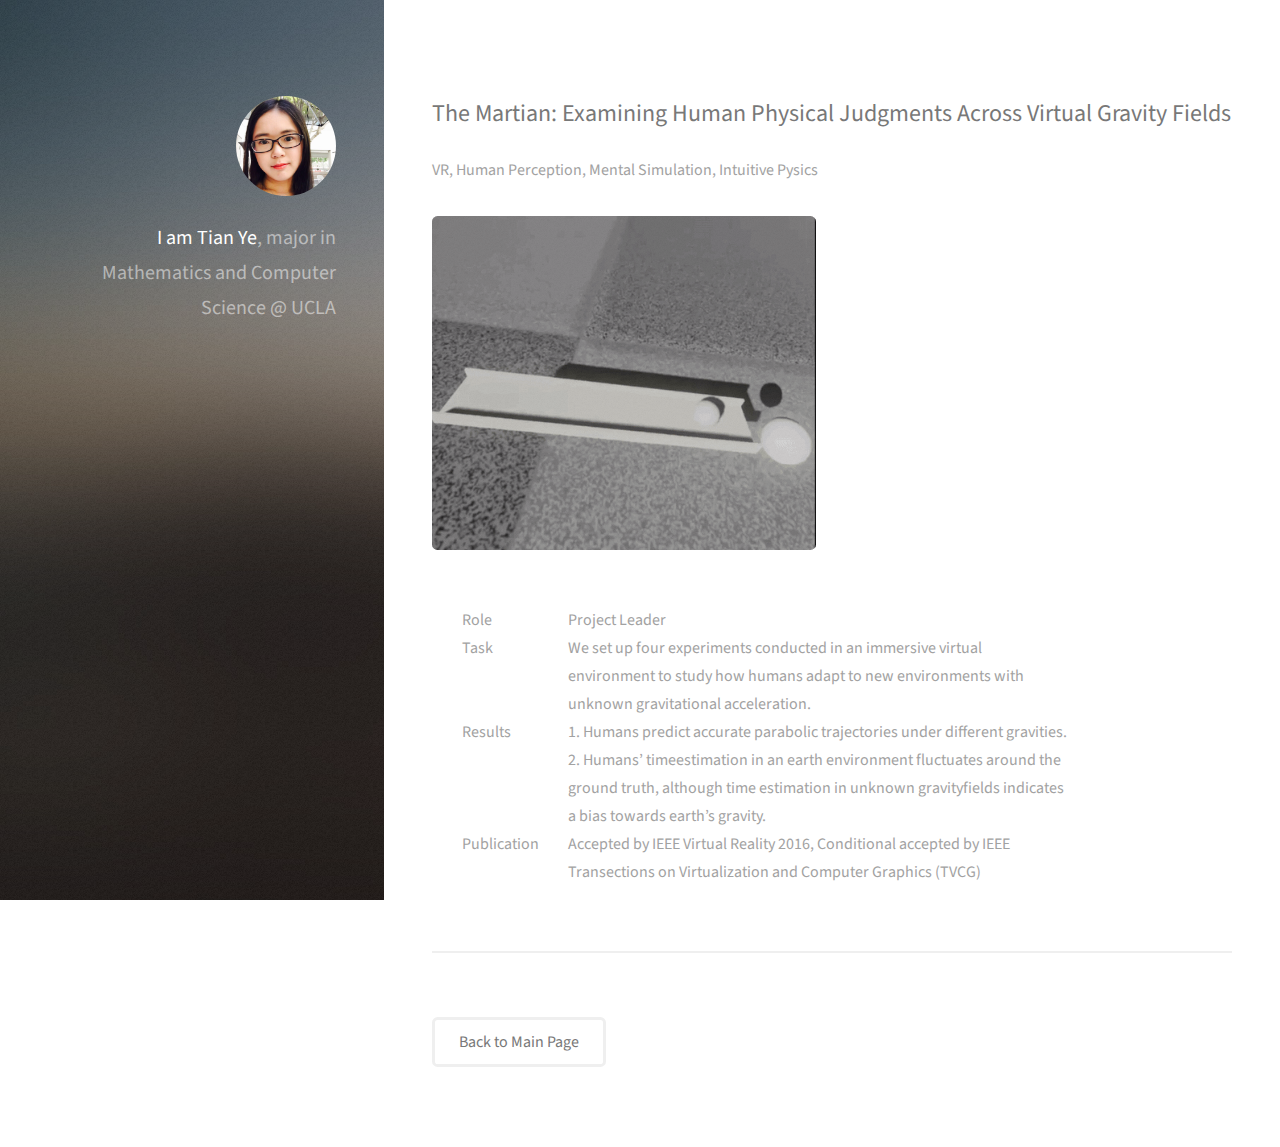
<file: gravity.html>
<!DOCTYPE HTML>
<!--
	Strata by HTML5 UP
	html5up.net | @ajlkn
	Free for personal and commercial use under the CCA 3.0 license (html5up.net/license)
-->
<html>
	<head>
		<title>Tian Ye</title>
		<meta charset="utf-8" />
		<meta name="viewport" content="width=device-width, initial-scale=1" />
		<!--[if lte IE 8]><script src="assets/js/ie/html5shiv.js"></script><![endif]-->
		<link rel="stylesheet" href="assets/css/main.css" />
		<link rel="stylesheet" href="assets/css/bootstrap.css" />
		<!--[if lte IE 8]><link rel="stylesheet" href="assets/css/ie8.css" /><![endif]-->
	</head>
	<body id="top">

		<!-- Header -->
			<header id="header">
				<div class="inner">
					<a href="#" class="image avatar"><img src="images/selfie.jpg" alt="" /></a>
					<h1><strong>I am Tian Ye</strong>, <br /> 
					major in Mathematics and Computer Science<br />
					@ UCLA</h1>
				</div>
			</header>

		<!-- Main -->
			<div id="main">

				<!-- Two -->
					<section id="two">
						<h2>The Martian: Examining Human Physical Judgments Across Virtual Gravity Fields</h2>
						<p>VR, Human Perception, Mental Simulation, Intuitive Pysics</p>
						<div class="row">
							<article class="6u 12u$(xsmall) work-item">
								<a href="images/gravity16tvcg.gif" class="image fit thumb"><img src="images/gravity16tvcg.gif" alt="" /></a>
								<!-- <h4>The Martian: Examining Human Physical Judgments Across Virtual Gravity Fields</h4> -->
							</article>
							<article>

								<div class="col-md-10">
									<!-- Role -->
								    <div class="col-md-2">
								    	Role
								    </div>
								    <div class="col-md-10">
								    	Project Leader
								    </div>
									
								    <div class="col-md-2">
								    	Task
								    </div>
								    <div class="col-md-10">
								    	We set up four experiments conducted in an immersive virtual environment to study how humans adapt to new environments with unknown gravitational acceleration.
								    </div>
								    <div class="col-md-2">
								    	Results
								    </div>
								    <div class="col-md-10">
										1. Humans predict accurate parabolic trajectories under different gravities.
										
								    </div>
								     <div class="col-md-2">
								    	
								    </div>
								    <div class="col-md-10">
										
										2. Humans’ timeestimation in an earth environment fluctuates around the ground truth, although time estimation in unknown gravityfields indicates a bias towards earth’s gravity.
								    </div>
								    <div class="col-md-2">
								    	Publication
								    </div>
								    <div class="col-md-10">
								    	Accepted by IEEE Virtual Reality 2016, Conditional accepted by IEEE Transections on Virtualization and Computer Graphics (TVCG)
								    </div>
								    <div class="col-md-2">
								    	
								    </div>
								    <div class="col-md-10">
								    	
								    </div>
								</div>
								<div class="col-md-2">
								</div>
							</article>
							
						</div>
						
					</section>
					<section id="two">
						<ul class="actions">
							<li><a href="index.html" class="button">Back to Main Page</a></li>
						</ul>
						
					</section>

					



		<!-- Footer -->
			<footer id="footer">
				<div class="inner">
					<!-- <ul class="icons">
						<li><a href="#" class="icon fa-twitter"><span class="label">Twitter</span></a></li>
						<li><a href="#" class="icon fa-github"><span class="label">Github</span></a></li>
						<li><a href="#" class="icon fa-dribbble"><span class="label">Dribbble</span></a></li>
						<li><a href="#" class="icon fa-envelope-o"><span class="label">Email</span></a></li>
					</ul>
					<ul class="copyright">
						<li>&copy; Untitled</li><li>Design: <a href="http://html5up.net">HTML5 UP</a></li>
					</ul> -->
				</div>
			</footer>

		<!-- Scripts -->
			<script src="assets/js/jquery.min.js"></script>
			<script src="assets/js/jquery.poptrox.min.js"></script>
			<script src="assets/js/skel.min.js"></script>
			<script src="assets/js/util.js"></script>
			<!--[if lte IE 8]><script src="assets/js/ie/respond.min.js"></script><![endif]-->
			<script src="assets/js/main.js"></script>

	</body>
</html>
</file>
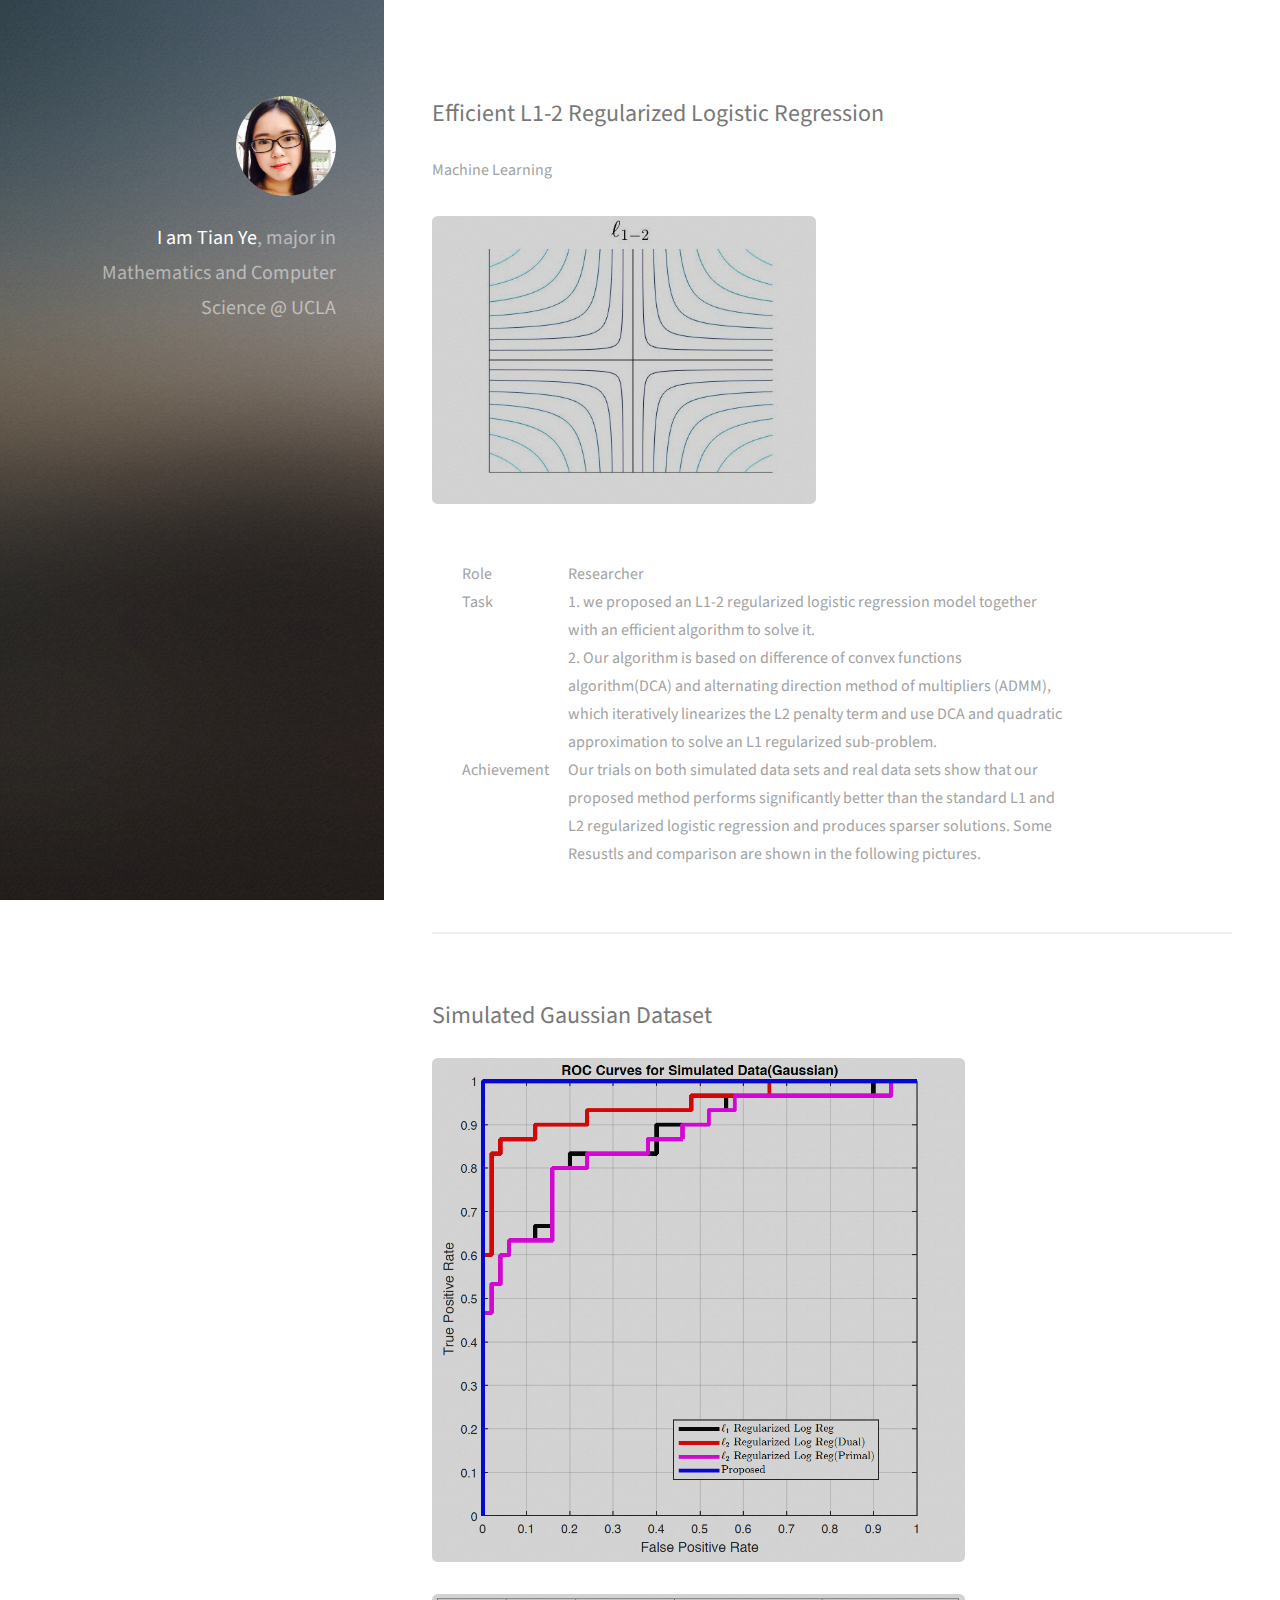
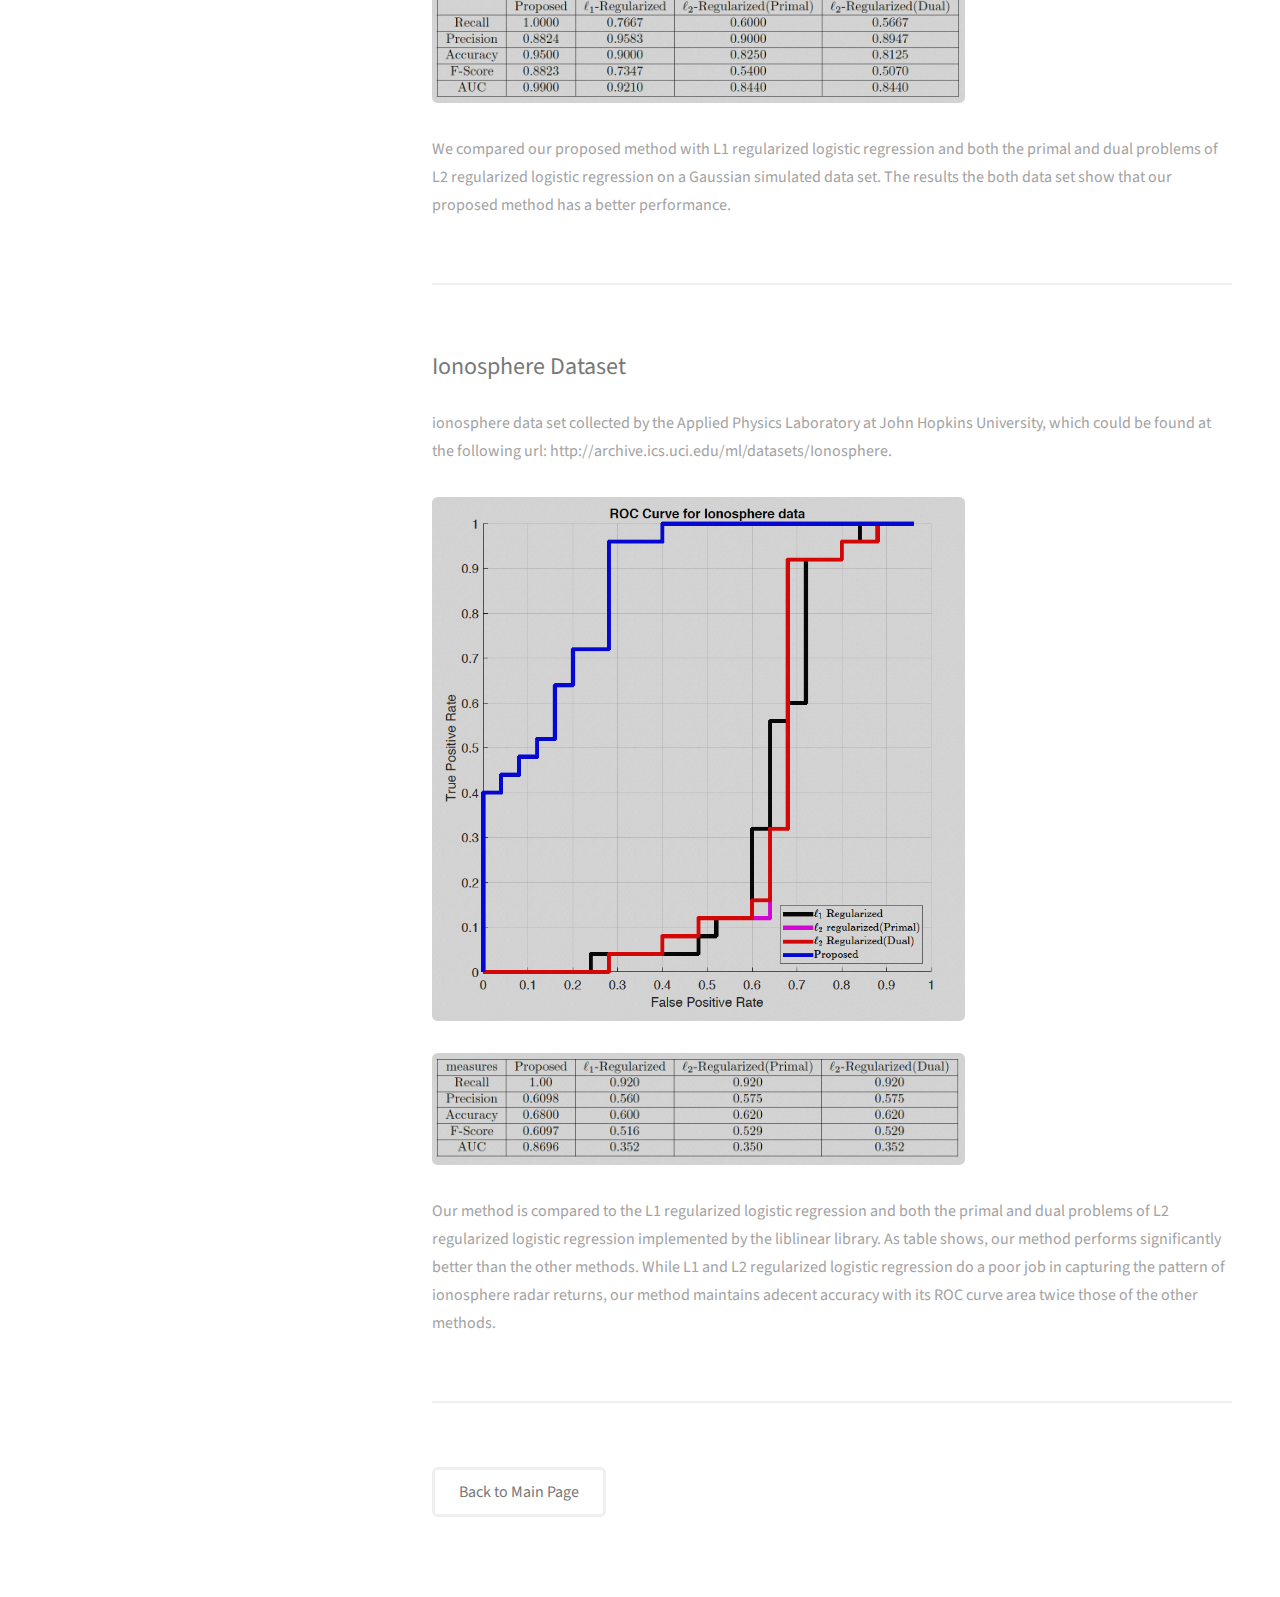
<file: logistic.html>
<!DOCTYPE HTML>
<!--
	Strata by HTML5 UP
	html5up.net | @ajlkn
	Free for personal and commercial use under the CCA 3.0 license (html5up.net/license)
-->
<html>
	<head>
		<title>Tian Ye</title>
		<meta charset="utf-8" />
		<meta name="viewport" content="width=device-width, initial-scale=1" />
		<!--[if lte IE 8]><script src="assets/js/ie/html5shiv.js"></script><![endif]-->
		<link rel="stylesheet" href="assets/css/main.css" />
		<link rel="stylesheet" href="assets/css/bootstrap.css" />
		<!--[if lte IE 8]><link rel="stylesheet" href="assets/css/ie8.css" /><![endif]-->
	</head>
	<body id="top">

		<!-- Header -->
			<header id="header">
				<div class="inner">
					<a href="#" class="image avatar"><img src="images/selfie.jpg" alt="" /></a>
					<h1><strong>I am Tian Ye</strong>, <br /> 
					major in Mathematics and Computer Science<br />
					@ UCLA</h1>
				</div>
			</header>

		<!-- Main -->
			<div id="main">

				<!-- Two -->
					<section id="two">
						<h2>Efficient L1-2 Regularized Logistic Regression</h2>
						<p>Machine Learning</p>
						<div class="row">
							<article class="6u 12u$(xsmall) work-item">
								<a href="images/L1-2.jpg" class="image fit thumb"><img src="images/L1-2.jpg" alt="" /></a>
								<!-- <h4>The Martian: Examining Human Physical Judgments Across Virtual Gravity Fields</h4> -->
							</article>
							<article>

								<div class="col-md-10">
									<!-- Role -->


								    <div class="col-md-2">
								    	Role
								    </div>
								    <div class="col-md-10">
								    	Researcher
								    </div>
								    <div class="col-md-2">
								    	Task
								    </div>
								    <div class="col-md-10">
								    	1. we proposed an L1-2 regularized logistic regression model together with an efficient algorithm to solve it.
								    </div>
								    
								     <div class="col-md-2">
								    	
								    </div>
								    <div class="col-md-10">
										
										2. Our algorithm is based on difference of convex functions algorithm(DCA) and alternating direction method of multipliers (ADMM), which iteratively linearizes the L2 penalty term and use DCA and quadratic approximation to solve an L1 regularized sub-problem.
								    </div>
								    <div class="col-md-2">
								    	Achievement
								    </div>
								    <div class="col-md-10">
										Our trials on both simulated data sets and real data sets show that our proposed method performs significantly better than the standard L1 and L2 regularized logistic regression and produces sparser solutions. Some Resustls and comparison are shown in the following pictures.
										
								    </div>
								</div>
								<div class="col-md-2">
								</div>
							</article>
							
						</div>
						
					</section>

					<section id="two">
						<h2>Simulated Gaussian Dataset</h2>
						<div class="row">
							<div >
								<div>
									<div class="8u"><span class="image fit"><img src="images/AUC_simulated.png" alt="" /></span></div>
									<div class="8u"><span class="image fit"><img src="images/table_simulated.png" alt="" /></span></div>
								</div>
							</div>
							<article>
							We compared our proposed method with L1 regularized logistic regression and both the primal and dual problems of L2 regularized logistic regression on a Gaussian simulated data set. The results the both data set show that our proposed method has a better performance.
							</article>

								
					</section>

					<section id="two">
						<h2>Ionosphere Dataset</h2>
						<p>ionosphere data set collected by the Applied Physics Laboratory at John Hopkins University, which could be found at the following url: http://archive.ics.uci.edu/ml/datasets/Ionosphere.</p>
						<div class="row">
							<div >
								<div>
									<div class="8u"><span class="image fit"><img src="images/AUC_ionosphere.png" alt="" /></span></div>
									<div class="8u"><span class="image fit"><img src="images/table_ionosphere.png" alt="" /></span></div>
								</div>
							</div>
							<article>
							Our method is compared to the L1 regularized logistic regression and both the primal and dual problems of L2 regularized logistic regression implemented by the liblinear library. As table shows, our method performs significantly better than the other methods. While L1 and L2 regularized logistic regression do a poor job in capturing the pattern of ionosphere radar returns, our method maintains adecent accuracy with its ROC curve area twice those of the other methods.
 							</article>

						
					</section>
					<section id="two">
						<ul class="actions">
							<li><a href="index.html" class="button">Back to Main Page</a></li>
						</ul>
						
					</section>


		<!-- Footer -->
			<footer id="footer">
				<div class="inner">
					<!-- <ul class="icons">
						<li><a href="#" class="icon fa-twitter"><span class="label">Twitter</span></a></li>
						<li><a href="#" class="icon fa-github"><span class="label">Github</span></a></li>
						<li><a href="#" class="icon fa-dribbble"><span class="label">Dribbble</span></a></li>
						<li><a href="#" class="icon fa-envelope-o"><span class="label">Email</span></a></li>
					</ul>
					<ul class="copyright">
						<li>&copy; Untitled</li><li>Design: <a href="http://html5up.net">HTML5 UP</a></li>
					</ul> -->
				</div>
			</footer>

		<!-- Scripts -->
			<script src="assets/js/jquery.min.js"></script>
			<script src="assets/js/jquery.poptrox.min.js"></script>
			<script src="assets/js/skel.min.js"></script>
			<script src="assets/js/util.js"></script>
			<!--[if lte IE 8]><script src="assets/js/ie/respond.min.js"></script><![endif]-->
			<script src="assets/js/main.js"></script>

	</body>
</html>
</file>
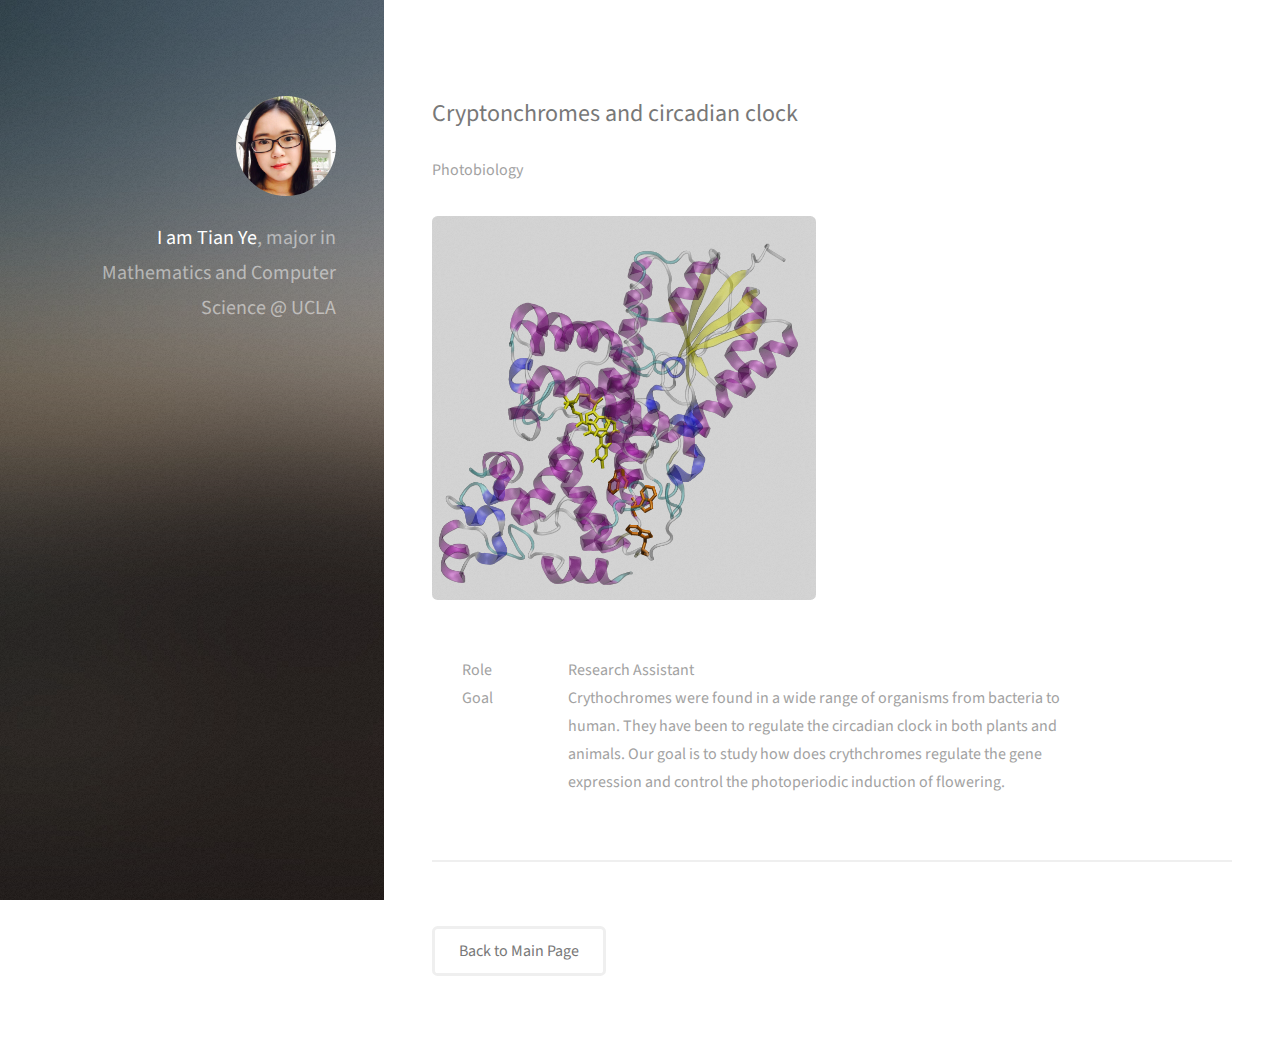
<file: LS.html>
<!DOCTYPE HTML>
<!--
	Strata by HTML5 UP
	html5up.net | @ajlkn
	Free for personal and commercial use under the CCA 3.0 license (html5up.net/license)
-->
<html>
	<head>
		<title>Tian Ye</title>
		<meta charset="utf-8" />
		<meta name="viewport" content="width=device-width, initial-scale=1" />
		<!--[if lte IE 8]><script src="assets/js/ie/html5shiv.js"></script><![endif]-->
		<link rel="stylesheet" href="assets/css/main.css" />
		<link rel="stylesheet" href="assets/css/bootstrap.css" />
		<!--[if lte IE 8]><link rel="stylesheet" href="assets/css/ie8.css" /><![endif]-->
	</head>
	<body id="top">

		<!-- Header -->
			<header id="header">
				<div class="inner">
					<a href="#" class="image avatar"><img src="images/selfie.jpg" alt="" /></a>
					<h1><strong>I am Tian Ye</strong>, <br /> 
					major in Mathematics and Computer Science<br />
					@ UCLA</h1>
				</div>
			</header>

		<!-- Main -->
			<div id="main">

				<!-- Two -->
					<section id="two">
						<h2>Cryptonchromes and circadian clock</h2>
						<p>Photobiology</p>
						<div class="row">
							<article class="6u 12u$(xsmall) work-item">
								<a href="images/cryptochrom.png" class="image fit thumb"><img src="images/cryptochrom.png" alt=""/></a>
								<!-- <h4>The Martian: Examining Human Physical Judgments Across Virtual Gravity Fields</h4> -->
							</article>
							<article>

								<div class="col-md-10">
									<!-- Role -->
								    <div class="col-md-2">
								    	Role
								    </div>
								    <div class="col-md-10">
								    	Research Assistant
								    </div>
									
								    <div class="col-md-2">
								    	Goal
								    </div>
								    <div class="col-md-10">
								    	
										Crythochromes were found in a wide range of organisms from bacteria to human. They have been to regulate the circadian clock in both plants and animals. Our goal is to study how does crythchromes regulate the gene expression and control the photoperiodic induction of flowering.
								
								    </div>
								    
								</div>
								<div class="col-md-2">
								</div>
							</article>
							
						</div>
						
					</section>
					<section id="two">
						<ul class="actions">
							<li><a href="index.html" class="button">Back to Main Page</a></li>
						</ul>
						
					</section>


		<!-- Footer -->
			<footer id="footer">
				<div class="inner">
					<!-- <ul class="icons">
						<li><a href="#" class="icon fa-twitter"><span class="label">Twitter</span></a></li>
						<li><a href="#" class="icon fa-github"><span class="label">Github</span></a></li>
						<li><a href="#" class="icon fa-dribbble"><span class="label">Dribbble</span></a></li>
						<li><a href="#" class="icon fa-envelope-o"><span class="label">Email</span></a></li>
					</ul>
					<ul class="copyright">
						<li>&copy; Untitled</li><li>Design: <a href="http://html5up.net">HTML5 UP</a></li>
					</ul> -->
				</div>
			</footer>

		<!-- Scripts -->
			<script src="assets/js/jquery.min.js"></script>
			<script src="assets/js/jquery.poptrox.min.js"></script>
			<script src="assets/js/skel.min.js"></script>
			<script src="assets/js/util.js"></script>
			<!--[if lte IE 8]><script src="assets/js/ie/respond.min.js"></script><![endif]-->
			<script src="assets/js/main.js"></script>

	</body>
</html>
</file>
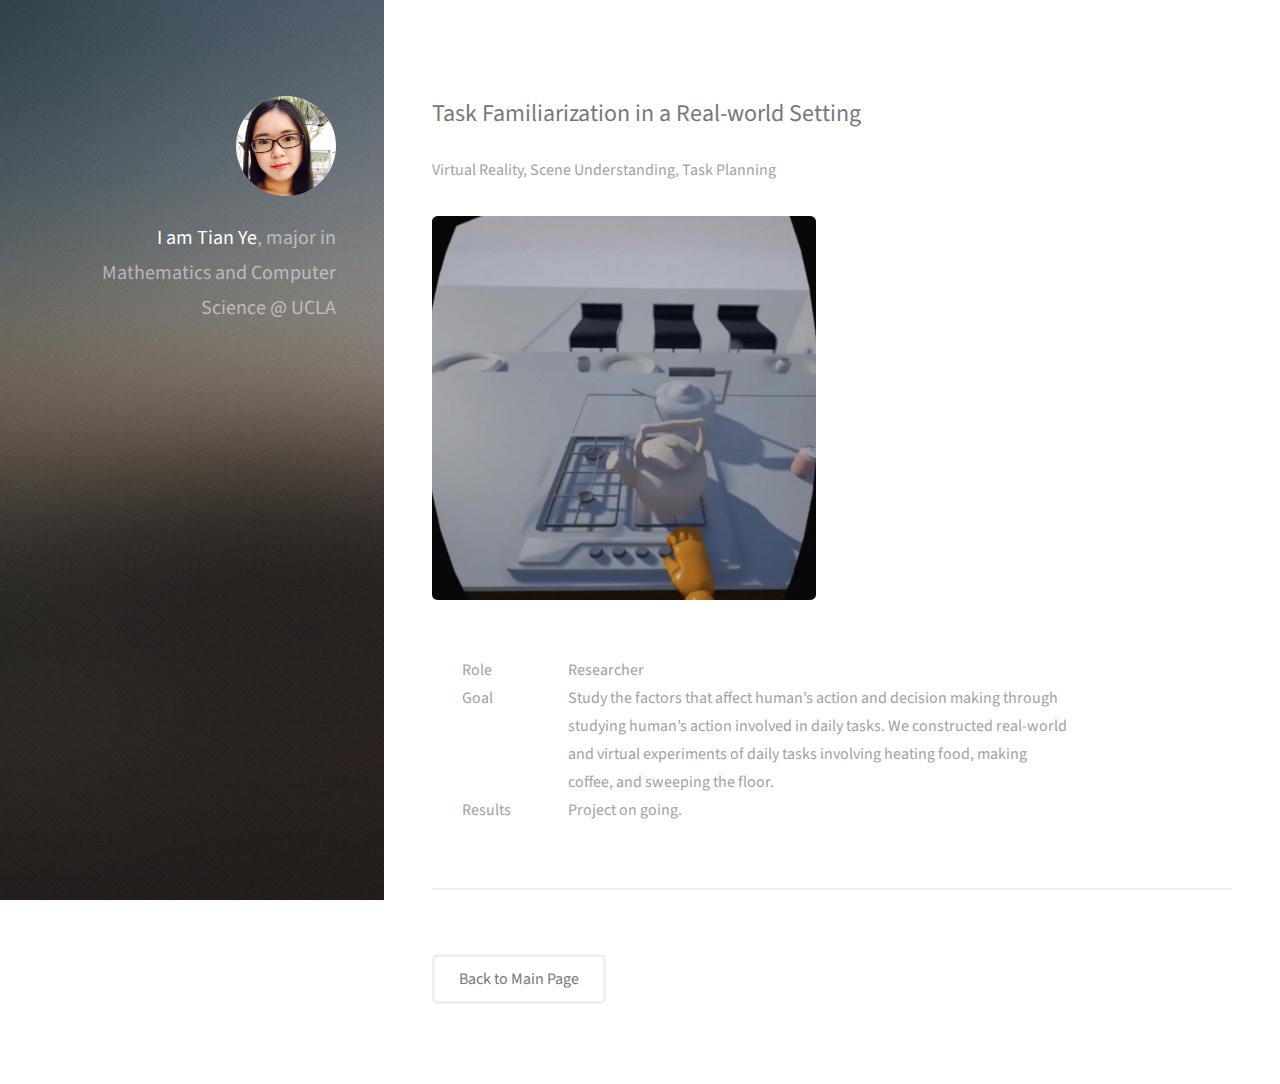
<file: task.html>
<!DOCTYPE HTML>
<!--
	Strata by HTML5 UP
	html5up.net | @ajlkn
	Free for personal and commercial use under the CCA 3.0 license (html5up.net/license)
-->
<html>
	<head>
		<title>Tian Ye</title>
		<meta charset="utf-8" />
		<meta name="viewport" content="width=device-width, initial-scale=1" />
		<!--[if lte IE 8]><script src="assets/js/ie/html5shiv.js"></script><![endif]-->
		<link rel="stylesheet" href="assets/css/main.css" />
		<link rel="stylesheet" href="assets/css/bootstrap.css" />
		<!--[if lte IE 8]><link rel="stylesheet" href="assets/css/ie8.css" /><![endif]-->
	</head>
	<body id="top">

		<!-- Header -->
			<header id="header">
				<div class="inner">
					<a href="#" class="image avatar"><img src="images/selfie.jpg" alt="" /></a>
					<h1><strong>I am Tian Ye</strong>, <br /> 
					major in Mathematics and Computer Science<br />
					@ UCLA</h1>
				</div>
			</header>

		<!-- Main -->
			<div id="main">

				<!-- Two -->
					<section id="two">
						<h2>Task Familiarization in a Real-world Setting</h2>
						<p>Virtual Reality, Scene Understanding, Task Planning</p>
						<div class="row">
							<article class="6u 12u$(xsmall) work-item">
								<a href="images/VR.jpg" class="image fit thumb"><img src="images/VR.jpg" alt=""/></a>
								<!-- <h4>The Martian: Examining Human Physical Judgments Across Virtual Gravity Fields</h4> -->
							</article>
							<article>

								<div class="col-md-10">
									<!-- Role -->
								    <div class="col-md-2">
								    	Role
								    </div>
								    <div class="col-md-10">
								    	Researcher
								    </div>
									
								    <div class="col-md-2">
								    	Goal
								    </div>
								    <div class="col-md-10">
								    	Study the factors that affect human’s action and decision making through studying human’s action involved in daily tasks. We constructed real-world and virtual experiments of daily tasks involving heating food, making coffee, and sweeping the floor.
								    </div>

								    <div class="col-md-2">
								    	Results
								    </div>
								    <div class="col-md-10">
								    	Project on going.
								    </div>
								    
								</div>
								<div class="col-md-2">
								</div>
							</article>
							
						</div>
						
					</section>
					<section id="two">
						<ul class="actions">
							<li><a href="index.html" class="button">Back to Main Page</a></li>
						</ul>
						
					</section>


		<!-- Footer -->
			<footer id="footer">
				<div class="inner">
					<!-- <ul class="icons">
						<li><a href="#" class="icon fa-twitter"><span class="label">Twitter</span></a></li>
						<li><a href="#" class="icon fa-github"><span class="label">Github</span></a></li>
						<li><a href="#" class="icon fa-dribbble"><span class="label">Dribbble</span></a></li>
						<li><a href="#" class="icon fa-envelope-o"><span class="label">Email</span></a></li>
					</ul>
					<ul class="copyright">
						<li>&copy; Untitled</li><li>Design: <a href="http://html5up.net">HTML5 UP</a></li>
					</ul> -->
				</div>
			</footer>

		<!-- Scripts -->
			<script src="assets/js/jquery.min.js"></script>
			<script src="assets/js/jquery.poptrox.min.js"></script>
			<script src="assets/js/skel.min.js"></script>
			<script src="assets/js/util.js"></script>
			<!--[if lte IE 8]><script src="assets/js/ie/respond.min.js"></script><![endif]-->
			<script src="assets/js/main.js"></script>

	</body>
</html>
</file>
<file: assets/css/main.css>
@import url("font-awesome.min.css");
@import url("https://fonts.googleapis.com/css?family=Source+Sans+Pro:400,400italic");

/*
	Strata by HTML5 UP
	html5up.net | @ajlkn
	Free for personal and commercial use under the CCA 3.0 license (html5up.net/license)
*/

/* Reset */

	html, body, div, span, applet, object, iframe, h1, h2, h3, h4, h5, h6, p, blockquote, pre, a, abbr, acronym, address, big, cite, code, del, dfn, em, img, ins, kbd, q, s, samp, small, strike, strong, sub, sup, tt, var, b, u, i, center, dl, dt, dd, ol, ul, li, fieldset, form, label, legend, table, caption, tbody, tfoot, thead, tr, th, td, article, aside, canvas, details, embed, figure, figcaption, footer, header, hgroup, menu, nav, output, ruby, section, summary, time, mark, audio, video {
		margin: 0;
		padding: 0;
		border: 0;
		font-size: 100%;
		font: inherit;
		vertical-align: baseline;
	}

	article, aside, details, figcaption, figure, footer, header, hgroup, menu, nav, section {
		display: block;
	}

	body {
		line-height: 1;
	}

	ol, ul {
		list-style: none;
	}

	blockquote, q {
		quotes: none;
	}

	blockquote:before, blockquote:after, q:before, q:after {
		content: '';
		content: none;
	}

	table {
		border-collapse: collapse;
		border-spacing: 0;
	}

	body {
		-webkit-text-size-adjust: none;
	}

/* Box Model */

	*, *:before, *:after {
		-moz-box-sizing: border-box;
		-webkit-box-sizing: border-box;
		box-sizing: border-box;
	}

/* Containers */

	.container {
		margin-left: auto;
		margin-right: auto;
	}

	.container.\31 25\25 {
		width: 100%;
		max-width: 1200px;
		min-width: 960px;
	}

	.container.\37 5\25 {
		width: 720px;
	}

	.container.\35 0\25 {
		width: 480px;
	}

	.container.\32 5\25 {
		width: 240px;
	}

	.container {
		width: 960px;
	}

	@media screen and (max-width: 1800px) {

		.container.\31 25\25 {
			width: 100%;
			max-width: 1200px;
			min-width: 960px;
		}

		.container.\37 5\25 {
			width: 720px;
		}

		.container.\35 0\25 {
			width: 480px;
		}

		.container.\32 5\25 {
			width: 240px;
		}

		.container {
			width: 960px;
		}

	}

	@media screen and (max-width: 1280px) {

		.container.\31 25\25 {
			width: 100%;
			max-width: 1200px;
			min-width: 960px;
		}

		.container.\37 5\25 {
			width: 720px;
		}

		.container.\35 0\25 {
			width: 480px;
		}

		.container.\32 5\25 {
			width: 240px;
		}

		.container {
			width: 960px;
		}

	}

	@media screen and (max-width: 980px) {

		.container.\31 25\25 {
			width: 100%;
			max-width: 1200px;
			min-width: 960px;
		}

		.container.\37 5\25 {
			width: 720px;
		}

		.container.\35 0\25 {
			width: 480px;
		}

		.container.\32 5\25 {
			width: 240px;
		}

		.container {
			width: 960px;
		}

	}

	@media screen and (max-width: 736px) {

		.container.\31 25\25 {
			width: 100%;
			max-width: 1200px;
			min-width: 960px;
		}

		.container.\37 5\25 {
			width: 720px;
		}

		.container.\35 0\25 {
			width: 480px;
		}

		.container.\32 5\25 {
			width: 240px;
		}

		.container {
			width: 960px;
		}

	}

	@media screen and (max-width: 480px) {

		.container.\31 25\25 {
			width: 100%;
			max-width: 1200px;
			min-width: 960px;
		}

		.container.\37 5\25 {
			width: 720px;
		}

		.container.\35 0\25 {
			width: 480px;
		}

		.container.\32 5\25 {
			width: 240px;
		}

		.container {
			width: 960px;
		}

	}

/* Grid */

	.row {
		border-bottom: solid 1px transparent;
		-moz-box-sizing: border-box;
		-webkit-box-sizing: border-box;
		box-sizing: border-box;
	}

	.row > * {
		float: left;
		-moz-box-sizing: border-box;
		-webkit-box-sizing: border-box;
		box-sizing: border-box;
	}

	.row:after, .row:before {
		content: '';
		display: block;
		clear: both;
		height: 0;
	}

	.row.uniform > * > :first-child {
		margin-top: 0;
	}

	.row.uniform > * > :last-child {
		margin-bottom: 0;
	}

	.row.\30 \25 > * {
		padding: 0 0 0 0em;
	}

	.row.\30 \25 {
		margin: 0 0 -1px 0em;
	}

	.row.uniform.\30 \25 > * {
		padding: 0em 0 0 0em;
	}

	.row.uniform.\30 \25 {
		margin: 0em 0 -1px 0em;
	}

	.row > * {
		padding: 0 0 0 2.5em;
	}

	.row {
		margin: 0 0 -1px -2.5em;
	}

	.row.uniform > * {
		padding: 2.5em 0 0 2.5em;
	}

	.row.uniform {
		margin: -2.5em 0 -1px -2.5em;
	}

	.row.\32 00\25 > * {
		padding: 0 0 0 5em;
	}

	.row.\32 00\25 {
		margin: 0 0 -1px -5em;
	}

	.row.uniform.\32 00\25 > * {
		padding: 5em 0 0 5em;
	}

	.row.uniform.\32 00\25 {
		margin: -5em 0 -1px -5em;
	}

	.row.\31 50\25 > * {
		padding: 0 0 0 3.75em;
	}

	.row.\31 50\25 {
		margin: 0 0 -1px -3.75em;
	}

	.row.uniform.\31 50\25 > * {
		padding: 3.75em 0 0 3.75em;
	}

	.row.uniform.\31 50\25 {
		margin: -3.75em 0 -1px -3.75em;
	}

	.row.\35 0\25 > * {
		padding: 0 0 0 1.25em;
	}

	.row.\35 0\25 {
		margin: 0 0 -1px -1.25em;
	}

	.row.uniform.\35 0\25 > * {
		padding: 1.25em 0 0 1.25em;
	}

	.row.uniform.\35 0\25 {
		margin: -1.25em 0 -1px -1.25em;
	}

	.row.\32 5\25 > * {
		padding: 0 0 0 0.625em;
	}

	.row.\32 5\25 {
		margin: 0 0 -1px -0.625em;
	}

	.row.uniform.\32 5\25 > * {
		padding: 0.625em 0 0 0.625em;
	}

	.row.uniform.\32 5\25 {
		margin: -0.625em 0 -1px -0.625em;
	}

	.\31 2u, .\31 2u\24 {
		width: 100%;
		clear: none;
		margin-left: 0;
	}

	.\31 1u, .\31 1u\24 {
		width: 91.6666666667%;
		clear: none;
		margin-left: 0;
	}

	.\31 0u, .\31 0u\24 {
		width: 83.3333333333%;
		clear: none;
		margin-left: 0;
	}

	.\39 u, .\39 u\24 {
		width: 75%;
		clear: none;
		margin-left: 0;
	}

	.\38 u, .\38 u\24 {
		width: 66.6666666667%;
		clear: none;
		margin-left: 0;
	}

	.\37 u, .\37 u\24 {
		width: 58.3333333333%;
		clear: none;
		margin-left: 0;
	}

	.\36 u, .\36 u\24 {
		width: 50%;
		clear: none;
		margin-left: 0;
	}

	.\35 u, .\35 u\24 {
		width: 41.6666666667%;
		clear: none;
		margin-left: 0;
	}

	.\34 u, .\34 u\24 {
		width: 33.3333333333%;
		clear: none;
		margin-left: 0;
	}

	.\33 u, .\33 u\24 {
		width: 25%;
		clear: none;
		margin-left: 0;
	}

	.\32 u, .\32 u\24 {
		width: 16.6666666667%;
		clear: none;
		margin-left: 0;
	}

	.\31 u, .\31 u\24 {
		width: 8.3333333333%;
		clear: none;
		margin-left: 0;
	}

	.\31 2u\24 + *,
	.\31 1u\24 + *,
	.\31 0u\24 + *,
	.\39 u\24 + *,
	.\38 u\24 + *,
	.\37 u\24 + *,
	.\36 u\24 + *,
	.\35 u\24 + *,
	.\34 u\24 + *,
	.\33 u\24 + *,
	.\32 u\24 + *,
	.\31 u\24 + * {
		clear: left;
	}

	.\-11u {
		margin-left: 91.66667%;
	}

	.\-10u {
		margin-left: 83.33333%;
	}

	.\-9u {
		margin-left: 75%;
	}

	.\-8u {
		margin-left: 66.66667%;
	}

	.\-7u {
		margin-left: 58.33333%;
	}

	.\-6u {
		margin-left: 50%;
	}

	.\-5u {
		margin-left: 41.66667%;
	}

	.\-4u {
		margin-left: 33.33333%;
	}

	.\-3u {
		margin-left: 25%;
	}

	.\-2u {
		margin-left: 16.66667%;
	}

	.\-1u {
		margin-left: 8.33333%;
	}

	@media screen and (max-width: 1800px) {

		.row > * {
			padding: 0 0 0 2.5em;
		}

		.row {
			margin: 0 0 -1px -2.5em;
		}

		.row.uniform > * {
			padding: 2.5em 0 0 2.5em;
		}

		.row.uniform {
			margin: -2.5em 0 -1px -2.5em;
		}

		.row.\32 00\25 > * {
			padding: 0 0 0 5em;
		}

		.row.\32 00\25 {
			margin: 0 0 -1px -5em;
		}

		.row.uniform.\32 00\25 > * {
			padding: 5em 0 0 5em;
		}

		.row.uniform.\32 00\25 {
			margin: -5em 0 -1px -5em;
		}

		.row.\31 50\25 > * {
			padding: 0 0 0 3.75em;
		}

		.row.\31 50\25 {
			margin: 0 0 -1px -3.75em;
		}

		.row.uniform.\31 50\25 > * {
			padding: 3.75em 0 0 3.75em;
		}

		.row.uniform.\31 50\25 {
			margin: -3.75em 0 -1px -3.75em;
		}

		.row.\35 0\25 > * {
			padding: 0 0 0 1.25em;
		}

		.row.\35 0\25 {
			margin: 0 0 -1px -1.25em;
		}

		.row.uniform.\35 0\25 > * {
			padding: 1.25em 0 0 1.25em;
		}

		.row.uniform.\35 0\25 {
			margin: -1.25em 0 -1px -1.25em;
		}

		.row.\32 5\25 > * {
			padding: 0 0 0 0.625em;
		}

		.row.\32 5\25 {
			margin: 0 0 -1px -0.625em;
		}

		.row.uniform.\32 5\25 > * {
			padding: 0.625em 0 0 0.625em;
		}

		.row.uniform.\32 5\25 {
			margin: -0.625em 0 -1px -0.625em;
		}

		.\31 2u\28xlarge\29, .\31 2u\24\28xlarge\29 {
			width: 100%;
			clear: none;
			margin-left: 0;
		}

		.\31 1u\28xlarge\29, .\31 1u\24\28xlarge\29 {
			width: 91.6666666667%;
			clear: none;
			margin-left: 0;
		}

		.\31 0u\28xlarge\29, .\31 0u\24\28xlarge\29 {
			width: 83.3333333333%;
			clear: none;
			margin-left: 0;
		}

		.\39 u\28xlarge\29, .\39 u\24\28xlarge\29 {
			width: 75%;
			clear: none;
			margin-left: 0;
		}

		.\38 u\28xlarge\29, .\38 u\24\28xlarge\29 {
			width: 66.6666666667%;
			clear: none;
			margin-left: 0;
		}

		.\37 u\28xlarge\29, .\37 u\24\28xlarge\29 {
			width: 58.3333333333%;
			clear: none;
			margin-left: 0;
		}

		.\36 u\28xlarge\29, .\36 u\24\28xlarge\29 {
			width: 50%;
			clear: none;
			margin-left: 0;
		}

		.\35 u\28xlarge\29, .\35 u\24\28xlarge\29 {
			width: 41.6666666667%;
			clear: none;
			margin-left: 0;
		}

		.\34 u\28xlarge\29, .\34 u\24\28xlarge\29 {
			width: 33.3333333333%;
			clear: none;
			margin-left: 0;
		}

		.\33 u\28xlarge\29, .\33 u\24\28xlarge\29 {
			width: 25%;
			clear: none;
			margin-left: 0;
		}

		.\32 u\28xlarge\29, .\32 u\24\28xlarge\29 {
			width: 16.6666666667%;
			clear: none;
			margin-left: 0;
		}

		.\31 u\28xlarge\29, .\31 u\24\28xlarge\29 {
			width: 8.3333333333%;
			clear: none;
			margin-left: 0;
		}

		.\31 2u\24\28xlarge\29 + *,
		.\31 1u\24\28xlarge\29 + *,
		.\31 0u\24\28xlarge\29 + *,
		.\39 u\24\28xlarge\29 + *,
		.\38 u\24\28xlarge\29 + *,
		.\37 u\24\28xlarge\29 + *,
		.\36 u\24\28xlarge\29 + *,
		.\35 u\24\28xlarge\29 + *,
		.\34 u\24\28xlarge\29 + *,
		.\33 u\24\28xlarge\29 + *,
		.\32 u\24\28xlarge\29 + *,
		.\31 u\24\28xlarge\29 + * {
			clear: left;
		}

		.\-11u\28xlarge\29 {
			margin-left: 91.66667%;
		}

		.\-10u\28xlarge\29 {
			margin-left: 83.33333%;
		}

		.\-9u\28xlarge\29 {
			margin-left: 75%;
		}

		.\-8u\28xlarge\29 {
			margin-left: 66.66667%;
		}

		.\-7u\28xlarge\29 {
			margin-left: 58.33333%;
		}

		.\-6u\28xlarge\29 {
			margin-left: 50%;
		}

		.\-5u\28xlarge\29 {
			margin-left: 41.66667%;
		}

		.\-4u\28xlarge\29 {
			margin-left: 33.33333%;
		}

		.\-3u\28xlarge\29 {
			margin-left: 25%;
		}

		.\-2u\28xlarge\29 {
			margin-left: 16.66667%;
		}

		.\-1u\28xlarge\29 {
			margin-left: 8.33333%;
		}

	}

	@media screen and (max-width: 1280px) {

		.row > * {
			padding: 0 0 0 2em;
		}

		.row {
			margin: 0 0 -1px -2em;
		}

		.row.uniform > * {
			padding: 2em 0 0 2em;
		}

		.row.uniform {
			margin: -2em 0 -1px -2em;
		}

		.row.\32 00\25 > * {
			padding: 0 0 0 4em;
		}

		.row.\32 00\25 {
			margin: 0 0 -1px -4em;
		}

		.row.uniform.\32 00\25 > * {
			padding: 4em 0 0 4em;
		}

		.row.uniform.\32 00\25 {
			margin: -4em 0 -1px -4em;
		}

		.row.\31 50\25 > * {
			padding: 0 0 0 3em;
		}

		.row.\31 50\25 {
			margin: 0 0 -1px -3em;
		}

		.row.uniform.\31 50\25 > * {
			padding: 3em 0 0 3em;
		}

		.row.uniform.\31 50\25 {
			margin: -3em 0 -1px -3em;
		}

		.row.\35 0\25 > * {
			padding: 0 0 0 1em;
		}

		.row.\35 0\25 {
			margin: 0 0 -1px -1em;
		}

		.row.uniform.\35 0\25 > * {
			padding: 1em 0 0 1em;
		}

		.row.uniform.\35 0\25 {
			margin: -1em 0 -1px -1em;
		}

		.row.\32 5\25 > * {
			padding: 0 0 0 0.5em;
		}

		.row.\32 5\25 {
			margin: 0 0 -1px -0.5em;
		}

		.row.uniform.\32 5\25 > * {
			padding: 0.5em 0 0 0.5em;
		}

		.row.uniform.\32 5\25 {
			margin: -0.5em 0 -1px -0.5em;
		}

		.\31 2u\28large\29, .\31 2u\24\28large\29 {
			width: 100%;
			clear: none;
			margin-left: 0;
		}

		.\31 1u\28large\29, .\31 1u\24\28large\29 {
			width: 91.6666666667%;
			clear: none;
			margin-left: 0;
		}

		.\31 0u\28large\29, .\31 0u\24\28large\29 {
			width: 83.3333333333%;
			clear: none;
			margin-left: 0;
		}

		.\39 u\28large\29, .\39 u\24\28large\29 {
			width: 75%;
			clear: none;
			margin-left: 0;
		}

		.\38 u\28large\29, .\38 u\24\28large\29 {
			width: 66.6666666667%;
			clear: none;
			margin-left: 0;
		}

		.\37 u\28large\29, .\37 u\24\28large\29 {
			width: 58.3333333333%;
			clear: none;
			margin-left: 0;
		}

		.\36 u\28large\29, .\36 u\24\28large\29 {
			width: 50%;
			clear: none;
			margin-left: 0;
		}

		.\35 u\28large\29, .\35 u\24\28large\29 {
			width: 41.6666666667%;
			clear: none;
			margin-left: 0;
		}

		.\34 u\28large\29, .\34 u\24\28large\29 {
			width: 33.3333333333%;
			clear: none;
			margin-left: 0;
		}

		.\33 u\28large\29, .\33 u\24\28large\29 {
			width: 25%;
			clear: none;
			margin-left: 0;
		}

		.\32 u\28large\29, .\32 u\24\28large\29 {
			width: 16.6666666667%;
			clear: none;
			margin-left: 0;
		}

		.\31 u\28large\29, .\31 u\24\28large\29 {
			width: 8.3333333333%;
			clear: none;
			margin-left: 0;
		}

		.\31 2u\24\28large\29 + *,
		.\31 1u\24\28large\29 + *,
		.\31 0u\24\28large\29 + *,
		.\39 u\24\28large\29 + *,
		.\38 u\24\28large\29 + *,
		.\37 u\24\28large\29 + *,
		.\36 u\24\28large\29 + *,
		.\35 u\24\28large\29 + *,
		.\34 u\24\28large\29 + *,
		.\33 u\24\28large\29 + *,
		.\32 u\24\28large\29 + *,
		.\31 u\24\28large\29 + * {
			clear: left;
		}

		.\-11u\28large\29 {
			margin-left: 91.66667%;
		}

		.\-10u\28large\29 {
			margin-left: 83.33333%;
		}

		.\-9u\28large\29 {
			margin-left: 75%;
		}

		.\-8u\28large\29 {
			margin-left: 66.66667%;
		}

		.\-7u\28large\29 {
			margin-left: 58.33333%;
		}

		.\-6u\28large\29 {
			margin-left: 50%;
		}

		.\-5u\28large\29 {
			margin-left: 41.66667%;
		}

		.\-4u\28large\29 {
			margin-left: 33.33333%;
		}

		.\-3u\28large\29 {
			margin-left: 25%;
		}

		.\-2u\28large\29 {
			margin-left: 16.66667%;
		}

		.\-1u\28large\29 {
			margin-left: 8.33333%;
		}

	}

	@media screen and (max-width: 980px) {

		.row > * {
			padding: 0 0 0 2em;
		}

		.row {
			margin: 0 0 -1px -2em;
		}

		.row.uniform > * {
			padding: 2em 0 0 2em;
		}

		.row.uniform {
			margin: -2em 0 -1px -2em;
		}

		.row.\32 00\25 > * {
			padding: 0 0 0 4em;
		}

		.row.\32 00\25 {
			margin: 0 0 -1px -4em;
		}

		.row.uniform.\32 00\25 > * {
			padding: 4em 0 0 4em;
		}

		.row.uniform.\32 00\25 {
			margin: -4em 0 -1px -4em;
		}

		.row.\31 50\25 > * {
			padding: 0 0 0 3em;
		}

		.row.\31 50\25 {
			margin: 0 0 -1px -3em;
		}

		.row.uniform.\31 50\25 > * {
			padding: 3em 0 0 3em;
		}

		.row.uniform.\31 50\25 {
			margin: -3em 0 -1px -3em;
		}

		.row.\35 0\25 > * {
			padding: 0 0 0 1em;
		}

		.row.\35 0\25 {
			margin: 0 0 -1px -1em;
		}

		.row.uniform.\35 0\25 > * {
			padding: 1em 0 0 1em;
		}

		.row.uniform.\35 0\25 {
			margin: -1em 0 -1px -1em;
		}

		.row.\32 5\25 > * {
			padding: 0 0 0 0.5em;
		}

		.row.\32 5\25 {
			margin: 0 0 -1px -0.5em;
		}

		.row.uniform.\32 5\25 > * {
			padding: 0.5em 0 0 0.5em;
		}

		.row.uniform.\32 5\25 {
			margin: -0.5em 0 -1px -0.5em;
		}

		.\31 2u\28medium\29, .\31 2u\24\28medium\29 {
			width: 100%;
			clear: none;
			margin-left: 0;
		}

		.\31 1u\28medium\29, .\31 1u\24\28medium\29 {
			width: 91.6666666667%;
			clear: none;
			margin-left: 0;
		}

		.\31 0u\28medium\29, .\31 0u\24\28medium\29 {
			width: 83.3333333333%;
			clear: none;
			margin-left: 0;
		}

		.\39 u\28medium\29, .\39 u\24\28medium\29 {
			width: 75%;
			clear: none;
			margin-left: 0;
		}

		.\38 u\28medium\29, .\38 u\24\28medium\29 {
			width: 66.6666666667%;
			clear: none;
			margin-left: 0;
		}

		.\37 u\28medium\29, .\37 u\24\28medium\29 {
			width: 58.3333333333%;
			clear: none;
			margin-left: 0;
		}

		.\36 u\28medium\29, .\36 u\24\28medium\29 {
			width: 50%;
			clear: none;
			margin-left: 0;
		}

		.\35 u\28medium\29, .\35 u\24\28medium\29 {
			width: 41.6666666667%;
			clear: none;
			margin-left: 0;
		}

		.\34 u\28medium\29, .\34 u\24\28medium\29 {
			width: 33.3333333333%;
			clear: none;
			margin-left: 0;
		}

		.\33 u\28medium\29, .\33 u\24\28medium\29 {
			width: 25%;
			clear: none;
			margin-left: 0;
		}

		.\32 u\28medium\29, .\32 u\24\28medium\29 {
			width: 16.6666666667%;
			clear: none;
			margin-left: 0;
		}

		.\31 u\28medium\29, .\31 u\24\28medium\29 {
			width: 8.3333333333%;
			clear: none;
			margin-left: 0;
		}

		.\31 2u\24\28medium\29 + *,
		.\31 1u\24\28medium\29 + *,
		.\31 0u\24\28medium\29 + *,
		.\39 u\24\28medium\29 + *,
		.\38 u\24\28medium\29 + *,
		.\37 u\24\28medium\29 + *,
		.\36 u\24\28medium\29 + *,
		.\35 u\24\28medium\29 + *,
		.\34 u\24\28medium\29 + *,
		.\33 u\24\28medium\29 + *,
		.\32 u\24\28medium\29 + *,
		.\31 u\24\28medium\29 + * {
			clear: left;
		}

		.\-11u\28medium\29 {
			margin-left: 91.66667%;
		}

		.\-10u\28medium\29 {
			margin-left: 83.33333%;
		}

		.\-9u\28medium\29 {
			margin-left: 75%;
		}

		.\-8u\28medium\29 {
			margin-left: 66.66667%;
		}

		.\-7u\28medium\29 {
			margin-left: 58.33333%;
		}

		.\-6u\28medium\29 {
			margin-left: 50%;
		}

		.\-5u\28medium\29 {
			margin-left: 41.66667%;
		}

		.\-4u\28medium\29 {
			margin-left: 33.33333%;
		}

		.\-3u\28medium\29 {
			margin-left: 25%;
		}

		.\-2u\28medium\29 {
			margin-left: 16.66667%;
		}

		.\-1u\28medium\29 {
			margin-left: 8.33333%;
		}

	}

	@media screen and (max-width: 736px) {

		.row > * {
			padding: 0 0 0 1.5em;
		}

		.row {
			margin: 0 0 -1px -1.5em;
		}

		.row.uniform > * {
			padding: 1.5em 0 0 1.5em;
		}

		.row.uniform {
			margin: -1.5em 0 -1px -1.5em;
		}

		.row.\32 00\25 > * {
			padding: 0 0 0 3em;
		}

		.row.\32 00\25 {
			margin: 0 0 -1px -3em;
		}

		.row.uniform.\32 00\25 > * {
			padding: 3em 0 0 3em;
		}

		.row.uniform.\32 00\25 {
			margin: -3em 0 -1px -3em;
		}

		.row.\31 50\25 > * {
			padding: 0 0 0 2.25em;
		}

		.row.\31 50\25 {
			margin: 0 0 -1px -2.25em;
		}

		.row.uniform.\31 50\25 > * {
			padding: 2.25em 0 0 2.25em;
		}

		.row.uniform.\31 50\25 {
			margin: -2.25em 0 -1px -2.25em;
		}

		.row.\35 0\25 > * {
			padding: 0 0 0 0.75em;
		}

		.row.\35 0\25 {
			margin: 0 0 -1px -0.75em;
		}

		.row.uniform.\35 0\25 > * {
			padding: 0.75em 0 0 0.75em;
		}

		.row.uniform.\35 0\25 {
			margin: -0.75em 0 -1px -0.75em;
		}

		.row.\32 5\25 > * {
			padding: 0 0 0 0.375em;
		}

		.row.\32 5\25 {
			margin: 0 0 -1px -0.375em;
		}

		.row.uniform.\32 5\25 > * {
			padding: 0.375em 0 0 0.375em;
		}

		.row.uniform.\32 5\25 {
			margin: -0.375em 0 -1px -0.375em;
		}

		.\31 2u\28small\29, .\31 2u\24\28small\29 {
			width: 100%;
			clear: none;
			margin-left: 0;
		}

		.\31 1u\28small\29, .\31 1u\24\28small\29 {
			width: 91.6666666667%;
			clear: none;
			margin-left: 0;
		}

		.\31 0u\28small\29, .\31 0u\24\28small\29 {
			width: 83.3333333333%;
			clear: none;
			margin-left: 0;
		}

		.\39 u\28small\29, .\39 u\24\28small\29 {
			width: 75%;
			clear: none;
			margin-left: 0;
		}

		.\38 u\28small\29, .\38 u\24\28small\29 {
			width: 66.6666666667%;
			clear: none;
			margin-left: 0;
		}

		.\37 u\28small\29, .\37 u\24\28small\29 {
			width: 58.3333333333%;
			clear: none;
			margin-left: 0;
		}

		.\36 u\28small\29, .\36 u\24\28small\29 {
			width: 50%;
			clear: none;
			margin-left: 0;
		}

		.\35 u\28small\29, .\35 u\24\28small\29 {
			width: 41.6666666667%;
			clear: none;
			margin-left: 0;
		}

		.\34 u\28small\29, .\34 u\24\28small\29 {
			width: 33.3333333333%;
			clear: none;
			margin-left: 0;
		}

		.\33 u\28small\29, .\33 u\24\28small\29 {
			width: 25%;
			clear: none;
			margin-left: 0;
		}

		.\32 u\28small\29, .\32 u\24\28small\29 {
			width: 16.6666666667%;
			clear: none;
			margin-left: 0;
		}

		.\31 u\28small\29, .\31 u\24\28small\29 {
			width: 8.3333333333%;
			clear: none;
			margin-left: 0;
		}

		.\31 2u\24\28small\29 + *,
		.\31 1u\24\28small\29 + *,
		.\31 0u\24\28small\29 + *,
		.\39 u\24\28small\29 + *,
		.\38 u\24\28small\29 + *,
		.\37 u\24\28small\29 + *,
		.\36 u\24\28small\29 + *,
		.\35 u\24\28small\29 + *,
		.\34 u\24\28small\29 + *,
		.\33 u\24\28small\29 + *,
		.\32 u\24\28small\29 + *,
		.\31 u\24\28small\29 + * {
			clear: left;
		}

		.\-11u\28small\29 {
			margin-left: 91.66667%;
		}

		.\-10u\28small\29 {
			margin-left: 83.33333%;
		}

		.\-9u\28small\29 {
			margin-left: 75%;
		}

		.\-8u\28small\29 {
			margin-left: 66.66667%;
		}

		.\-7u\28small\29 {
			margin-left: 58.33333%;
		}

		.\-6u\28small\29 {
			margin-left: 50%;
		}

		.\-5u\28small\29 {
			margin-left: 41.66667%;
		}

		.\-4u\28small\29 {
			margin-left: 33.33333%;
		}

		.\-3u\28small\29 {
			margin-left: 25%;
		}

		.\-2u\28small\29 {
			margin-left: 16.66667%;
		}

		.\-1u\28small\29 {
			margin-left: 8.33333%;
		}

	}

	@media screen and (max-width: 480px) {

		.row > * {
			padding: 0 0 0 1.5em;
		}

		.row {
			margin: 0 0 -1px -1.5em;
		}

		.row.uniform > * {
			padding: 1.5em 0 0 1.5em;
		}

		.row.uniform {
			margin: -1.5em 0 -1px -1.5em;
		}

		.row.\32 00\25 > * {
			padding: 0 0 0 3em;
		}

		.row.\32 00\25 {
			margin: 0 0 -1px -3em;
		}

		.row.uniform.\32 00\25 > * {
			padding: 3em 0 0 3em;
		}

		.row.uniform.\32 00\25 {
			margin: -3em 0 -1px -3em;
		}

		.row.\31 50\25 > * {
			padding: 0 0 0 2.25em;
		}

		.row.\31 50\25 {
			margin: 0 0 -1px -2.25em;
		}

		.row.uniform.\31 50\25 > * {
			padding: 2.25em 0 0 2.25em;
		}

		.row.uniform.\31 50\25 {
			margin: -2.25em 0 -1px -2.25em;
		}

		.row.\35 0\25 > * {
			padding: 0 0 0 0.75em;
		}

		.row.\35 0\25 {
			margin: 0 0 -1px -0.75em;
		}

		.row.uniform.\35 0\25 > * {
			padding: 0.75em 0 0 0.75em;
		}

		.row.uniform.\35 0\25 {
			margin: -0.75em 0 -1px -0.75em;
		}

		.row.\32 5\25 > * {
			padding: 0 0 0 0.375em;
		}

		.row.\32 5\25 {
			margin: 0 0 -1px -0.375em;
		}

		.row.uniform.\32 5\25 > * {
			padding: 0.375em 0 0 0.375em;
		}

		.row.uniform.\32 5\25 {
			margin: -0.375em 0 -1px -0.375em;
		}

		.\31 2u\28xsmall\29, .\31 2u\24\28xsmall\29 {
			width: 100%;
			clear: none;
			margin-left: 0;
		}

		.\31 1u\28xsmall\29, .\31 1u\24\28xsmall\29 {
			width: 91.6666666667%;
			clear: none;
			margin-left: 0;
		}

		.\31 0u\28xsmall\29, .\31 0u\24\28xsmall\29 {
			width: 83.3333333333%;
			clear: none;
			margin-left: 0;
		}

		.\39 u\28xsmall\29, .\39 u\24\28xsmall\29 {
			width: 75%;
			clear: none;
			margin-left: 0;
		}

		.\38 u\28xsmall\29, .\38 u\24\28xsmall\29 {
			width: 66.6666666667%;
			clear: none;
			margin-left: 0;
		}

		.\37 u\28xsmall\29, .\37 u\24\28xsmall\29 {
			width: 58.3333333333%;
			clear: none;
			margin-left: 0;
		}

		.\36 u\28xsmall\29, .\36 u\24\28xsmall\29 {
			width: 50%;
			clear: none;
			margin-left: 0;
		}

		.\35 u\28xsmall\29, .\35 u\24\28xsmall\29 {
			width: 41.6666666667%;
			clear: none;
			margin-left: 0;
		}

		.\34 u\28xsmall\29, .\34 u\24\28xsmall\29 {
			width: 33.3333333333%;
			clear: none;
			margin-left: 0;
		}

		.\33 u\28xsmall\29, .\33 u\24\28xsmall\29 {
			width: 25%;
			clear: none;
			margin-left: 0;
		}

		.\32 u\28xsmall\29, .\32 u\24\28xsmall\29 {
			width: 16.6666666667%;
			clear: none;
			margin-left: 0;
		}

		.\31 u\28xsmall\29, .\31 u\24\28xsmall\29 {
			width: 8.3333333333%;
			clear: none;
			margin-left: 0;
		}

		.\31 2u\24\28xsmall\29 + *,
		.\31 1u\24\28xsmall\29 + *,
		.\31 0u\24\28xsmall\29 + *,
		.\39 u\24\28xsmall\29 + *,
		.\38 u\24\28xsmall\29 + *,
		.\37 u\24\28xsmall\29 + *,
		.\36 u\24\28xsmall\29 + *,
		.\35 u\24\28xsmall\29 + *,
		.\34 u\24\28xsmall\29 + *,
		.\33 u\24\28xsmall\29 + *,
		.\32 u\24\28xsmall\29 + *,
		.\31 u\24\28xsmall\29 + * {
			clear: left;
		}

		.\-11u\28xsmall\29 {
			margin-left: 91.66667%;
		}

		.\-10u\28xsmall\29 {
			margin-left: 83.33333%;
		}

		.\-9u\28xsmall\29 {
			margin-left: 75%;
		}

		.\-8u\28xsmall\29 {
			margin-left: 66.66667%;
		}

		.\-7u\28xsmall\29 {
			margin-left: 58.33333%;
		}

		.\-6u\28xsmall\29 {
			margin-left: 50%;
		}

		.\-5u\28xsmall\29 {
			margin-left: 41.66667%;
		}

		.\-4u\28xsmall\29 {
			margin-left: 33.33333%;
		}

		.\-3u\28xsmall\29 {
			margin-left: 25%;
		}

		.\-2u\28xsmall\29 {
			margin-left: 16.66667%;
		}

		.\-1u\28xsmall\29 {
			margin-left: 8.33333%;
		}

	}

/* Basic */

	body {
		background: #fff;
	}

		body.is-loading *, body.is-loading *:before, body.is-loading *:after {
			-moz-animation: none !important;
			-webkit-animation: none !important;
			-ms-animation: none !important;
			animation: none !important;
			-moz-transition: none !important;
			-webkit-transition: none !important;
			-ms-transition: none !important;
			transition: none !important;
		}

	body, input, select, textarea {
		color: #a2a2a2;
		font-family: "Source Sans Pro", Helvetica, sans-serif;
		font-size: 16pt;
		font-weight: 400;
		line-height: 1.75em;
	}

	a {
		-moz-transition: color 0.2s ease-in-out, border-color 0.2s ease-in-out;
		-webkit-transition: color 0.2s ease-in-out, border-color 0.2s ease-in-out;
		-ms-transition: color 0.2s ease-in-out, border-color 0.2s ease-in-out;
		transition: color 0.2s ease-in-out, border-color 0.2s ease-in-out;
		border-bottom: dotted 1px;
		color: #49bf9d;
		text-decoration: none;
	}

		a:hover {
			border-bottom-color: transparent;
			color: #49bf9d !important;
			text-decoration: none;
		}

	strong, b {
		color: #787878;
		font-weight: 400;
	}

	em, i {
		font-style: italic;
	}

	p {
		margin: 0 0 2em 0;
	}

	h1, h2, h3, h4, h5, h6 {
		color: #787878;
		font-weight: 400;
		line-height: 1em;
		margin: 0 0 1em 0;
	}

		h1 a, h2 a, h3 a, h4 a, h5 a, h6 a {
			color: inherit;
			text-decoration: none;
		}

	h1 {
		font-size: 2em;
		line-height: 1.5em;
	}

	h2 {
		font-size: 1.5em;
		line-height: 1.5em;
	}

	h3 {
		font-size: 1.25em;
		line-height: 1.5em;
	}

	h4 {
		font-size: 1.1em;
		line-height: 1.5em;
	}

	h5 {
		font-size: 0.9em;
		line-height: 1.5em;
	}

	h6 {
		font-size: 0.7em;
		line-height: 1.5em;
	}

	sub {
		font-size: 0.8em;
		position: relative;
		top: 0.5em;
	}

	sup {
		font-size: 0.8em;
		position: relative;
		top: -0.5em;
	}

	hr {
		border: 0;
		border-bottom: solid 2px #efefef;
		margin: 2em 0;
	}

		hr.major {
			margin: 3em 0;
		}

	blockquote {
		border-left: solid 6px #efefef;
		font-style: italic;
		margin: 0 0 2em 0;
		padding: 0.5em 0 0.5em 1.5em;
	}

	code {
		background: #f7f7f7;
		border-radius: 0.35em;
		border: solid 2px #efefef;
		font-family: "Courier New", monospace;
		font-size: 0.9em;
		margin: 0 0.25em;
		padding: 0.25em 0.65em;
	}

	pre {
		-webkit-overflow-scrolling: touch;
		font-family: "Courier New", monospace;
		font-size: 0.9em;
		margin: 0 0 2em 0;
	}

		pre code {
			display: block;
			line-height: 1.75em;
			padding: 1em 1.5em;
			overflow-x: auto;
		}

	.align-left {
		text-align: left;
	}

	.align-center {
		text-align: center;
	}

	.align-right {
		text-align: right;
	}

/* Section/Article */

	section.special, article.special {
		text-align: center;
	}

	header p {
		color: #b2b2b2;
		position: relative;
		margin: 0 0 1.5em 0;
	}

	header h2 + p {
		font-size: 1.25em;
		margin-top: -1em;
		line-height: 1.5em;
	}

	header h3 + p {
		font-size: 1.1em;
		margin-top: -0.8em;
		line-height: 1.5em;
	}

	header h4 + p,
	header h5 + p,
	header h6 + p {
		font-size: 0.9em;
		margin-top: -0.6em;
		line-height: 1.5em;
	}

	header.major h2 {
		font-size: 2em;
	}

/* Form */

	form {
		margin: 0 0 2em 0;
	}

	label {
		color: #787878;
		display: block;
		font-size: 0.9em;
		font-weight: 400;
		margin: 0 0 1em 0;
	}

	input[type="text"],
	input[type="password"],
	input[type="email"],
	select,
	textarea {
		-moz-appearance: none;
		-webkit-appearance: none;
		-ms-appearance: none;
		appearance: none;
		background: #f7f7f7;
		border-radius: 0.35em;
		border: solid 2px transparent;
		color: inherit;
		display: block;
		outline: 0;
		padding: 0 0.75em;
		text-decoration: none;
		width: 100%;
	}

		input[type="text"]:invalid,
		input[type="password"]:invalid,
		input[type="email"]:invalid,
		select:invalid,
		textarea:invalid {
			box-shadow: none;
		}

		input[type="text"]:focus,
		input[type="password"]:focus,
		input[type="email"]:focus,
		select:focus,
		textarea:focus {
			border-color: #49bf9d;
		}

	.select-wrapper {
		text-decoration: none;
		display: block;
		position: relative;
	}

		.select-wrapper:before {
			-moz-osx-font-smoothing: grayscale;
			-webkit-font-smoothing: antialiased;
			font-family: FontAwesome;
			font-style: normal;
			font-weight: normal;
			text-transform: none !important;
		}

		.select-wrapper:before {
			color: #dfdfdf;
			content: '\f078';
			display: block;
			height: 2.75em;
			line-height: 2.75em;
			pointer-events: none;
			position: absolute;
			right: 0;
			text-align: center;
			top: 0;
			width: 2.75em;
		}

		.select-wrapper select::-ms-expand {
			display: none;
		}

	input[type="text"],
	input[type="password"],
	input[type="email"],
	select {
		height: 2.75em;
	}

	textarea {
		padding: 0.75em;
	}

	input[type="checkbox"],
	input[type="radio"] {
		-moz-appearance: none;
		-webkit-appearance: none;
		-ms-appearance: none;
		appearance: none;
		display: block;
		float: left;
		margin-right: -2em;
		opacity: 0;
		width: 1em;
		z-index: -1;
	}

		input[type="checkbox"] + label,
		input[type="radio"] + label {
			text-decoration: none;
			color: #a2a2a2;
			cursor: pointer;
			display: inline-block;
			font-size: 1em;
			font-weight: 400;
			padding-left: 2.4em;
			padding-right: 0.75em;
			position: relative;
		}

			input[type="checkbox"] + label:before,
			input[type="radio"] + label:before {
				-moz-osx-font-smoothing: grayscale;
				-webkit-font-smoothing: antialiased;
				font-family: FontAwesome;
				font-style: normal;
				font-weight: normal;
				text-transform: none !important;
			}

			input[type="checkbox"] + label:before,
			input[type="radio"] + label:before {
				background: #f7f7f7;
				border-radius: 0.35em;
				border: solid 2px transparent;
				content: '';
				display: inline-block;
				height: 1.65em;
				left: 0;
				line-height: 1.58125em;
				position: absolute;
				text-align: center;
				top: 0;
				width: 1.65em;
			}

		input[type="checkbox"]:checked + label:before,
		input[type="radio"]:checked + label:before {
			background: #787878;
			border-color: #787878;
			color: #fff;
			content: '\f00c';
		}

		input[type="checkbox"]:focus + label:before,
		input[type="radio"]:focus + label:before {
			border-color: #49bf9d;
		}

	input[type="checkbox"] + label:before {
		border-radius: 0.35em;
	}

	input[type="radio"] + label:before {
		border-radius: 100%;
	}

	::-webkit-input-placeholder {
		color: #b2b2b2 !important;
		opacity: 1.0;
	}

	:-moz-placeholder {
		color: #b2b2b2 !important;
		opacity: 1.0;
	}

	::-moz-placeholder {
		color: #b2b2b2 !important;
		opacity: 1.0;
	}

	:-ms-input-placeholder {
		color: #b2b2b2 !important;
		opacity: 1.0;
	}

	.formerize-placeholder {
		color: #b2b2b2 !important;
		opacity: 1.0;
	}

/* Box */

	.box {
		border-radius: 0.35em;
		border: solid 2px #efefef;
		margin-bottom: 2em;
		padding: 1.5em;
	}

		.box > :last-child,
		.box > :last-child > :last-child,
		.box > :last-child > :last-child > :last-child {
			margin-bottom: 0;
		}

		.box.alt {
			border: 0;
			border-radius: 0;
			padding: 0;
		}

/* Icon */

	.icon {
		text-decoration: none;
		border-bottom: none;
		position: relative;
	}

		.icon:before {
			-moz-osx-font-smoothing: grayscale;
			-webkit-font-smoothing: antialiased;
			font-family: FontAwesome;
			font-style: normal;
			font-weight: normal;
			text-transform: none !important;
		}

		.icon > .label {
			display: none;
		}

/* Image */

	.image {
		border-radius: 0.35em;
		border: 0;
		display: inline-block;
		position: relative;
	}

		.image:before {
			-moz-transition: opacity 0.2s ease-in-out;
			-webkit-transition: opacity 0.2s ease-in-out;
			-ms-transition: opacity 0.2s ease-in-out;
			transition: opacity 0.2s ease-in-out;
			background: url("images/overlay.png");
			border-radius: 0.35em;
			content: '';
			display: block;
			height: 100%;
			left: 0;
			opacity: 0.5;
			position: absolute;
			top: 0;
			width: 100%;
		}

		.image.thumb {
			text-align: center;
		}

			.image.thumb:after {
				-moz-transition: opacity 0.2s ease-in-out;
				-webkit-transition: opacity 0.2s ease-in-out;
				-ms-transition: opacity 0.2s ease-in-out;
				transition: opacity 0.2s ease-in-out;
				border-radius: 0.35em;
				border: solid 3px rgba(255, 255, 255, 0.5);
				color: #fff;
				content: 'View';
				display: inline-block;
				font-size: 0.8em;
				font-weight: 400;
				left: 50%;
				line-height: 2.25em;
				margin: -1.25em 0 0 -3em;
				opacity: 0;
				padding: 0 1.5em;
				position: absolute;
				text-align: center;
				text-decoration: none;
				top: 50%;
				white-space: nowrap;
			}

			.image.thumb:hover:after {
				opacity: 1.0;
			}

			.image.thumb:hover:before {
				background: url("images/overlay.png"), url("images/overlay.png");
				opacity: 1.0;
			}

		.image img {
			border-radius: 0.35em;
			display: block;
		}

		.image.left {
			float: left;
			margin: 0 1.5em 1em 0;
			top: 0.25em;
		}

		.image.right {
			float: right;
			margin: 0 0 1em 1.5em;
			top: 0.25em;
		}

		.image.left, .image.right {
			max-width: 40%;
		}

			.image.left img, .image.right img {
				width: 100%;
			}

		.image.fit {
			display: block;
			margin: 0 0 2em 0;
			width: 100%;
		}

			.image.fit img {
				width: 100%;
			}

		.image.avatar {
			border-radius: 100%;
		}

			.image.avatar:before {
				display: none;
			}

			.image.avatar img {
				border-radius: 100%;
				width: 100%;
			}

/* List */

	ol {
		list-style: decimal;
		margin: 0 0 2em 0;
		padding-left: 1.25em;
	}

		ol li {
			padding-left: 0.25em;
		}

	ul {
		list-style: disc;
		margin: 0 0 2em 0;
		padding-left: 1em;
	}

		ul li {
			padding-left: 0.5em;
		}

		ul.alt {
			list-style: none;
			padding-left: 0;
		}

			ul.alt li {
				border-top: solid 2px #efefef;
				padding: 0.5em 0;
			}

				ul.alt li:first-child {
					border-top: 0;
					padding-top: 0;
				}

		ul.icons {
			cursor: default;
			list-style: none;
			padding-left: 0;
		}

			ul.icons li {
				display: inline-block;
				padding: 0 1em 0 0;
			}

				ul.icons li:last-child {
					padding-right: 0;
				}

				ul.icons li .icon:before {
					font-size: 1.5em;
				}

		ul.actions {
			cursor: default;
			list-style: none;
			padding-left: 0;
		}

			ul.actions li {
				display: inline-block;
				padding: 0 1em 0 0;
				vertical-align: middle;
			}

				ul.actions li:last-child {
					padding-right: 0;
				}

			ul.actions.small li {
				padding: 0 0.5em 0 0;
			}

			ul.actions.vertical li {
				display: block;
				padding: 1em 0 0 0;
			}

				ul.actions.vertical li:first-child {
					padding-top: 0;
				}

				ul.actions.vertical li > * {
					margin-bottom: 0;
				}

			ul.actions.vertical.small li {
				padding: 0.5em 0 0 0;
			}

				ul.actions.vertical.small li:first-child {
					padding-top: 0;
				}

			ul.actions.fit {
				display: table;
				margin-left: -1em;
				padding: 0;
				table-layout: fixed;
				width: calc(100% + 1em);
			}

				ul.actions.fit li {
					display: table-cell;
					padding: 0 0 0 1em;
				}

					ul.actions.fit li > * {
						margin-bottom: 0;
					}

				ul.actions.fit.small {
					margin-left: -0.5em;
					width: calc(100% + 0.5em);
				}

					ul.actions.fit.small li {
						padding: 0 0 0 0.5em;
					}

		ul.labeled-icons {
			list-style: none;
			padding: 0;
		}

			ul.labeled-icons li {
				line-height: 1.75em;
				margin: 1.5em 0 0 0;
				padding-left: 2.25em;
				position: relative;
			}

				ul.labeled-icons li:first-child {
					margin-top: 0;
				}

				ul.labeled-icons li a {
					color: inherit;
				}

				ul.labeled-icons li h3 {
					color: #b2b2b2;
					left: 0;
					position: absolute;
					text-align: center;
					top: 0;
					width: 1em;
				}

	dl {
		margin: 0 0 2em 0;
	}

/* Table */

	.table-wrapper {
		-webkit-overflow-scrolling: touch;
		overflow-x: auto;
	}

	table {
		margin: 0 0 2em 0;
		width: 100%;
	}

		table tbody tr {
			border: solid 1px #efefef;
			border-left: 0;
			border-right: 0;
		}

			table tbody tr:nth-child(2n + 1) {
				background-color: #f7f7f7;
			}

		table td {
			padding: 0.75em 0.75em;
		}

		table th {
			color: #787878;
			font-size: 0.9em;
			font-weight: 400;
			padding: 0 0.75em 0.75em 0.75em;
			text-align: left;
		}

		table thead {
			border-bottom: solid 2px #efefef;
		}

		table tfoot {
			border-top: solid 2px #efefef;
		}

		table.alt {
			border-collapse: separate;
		}

			table.alt tbody tr td {
				border: solid 2px #efefef;
				border-left-width: 0;
				border-top-width: 0;
			}

				table.alt tbody tr td:first-child {
					border-left-width: 2px;
				}

			table.alt tbody tr:first-child td {
				border-top-width: 2px;
			}

			table.alt thead {
				border-bottom: 0;
			}

			table.alt tfoot {
				border-top: 0;
			}

/* Button */

	input[type="submit"],
	input[type="reset"],
	input[type="button"],
	.button {
		-moz-appearance: none;
		-webkit-appearance: none;
		-ms-appearance: none;
		appearance: none;
		-moz-transition: background-color 0.2s ease-in-out, color 0.2s ease-in-out, border-color 0.2s ease-in-out;
		-webkit-transition: background-color 0.2s ease-in-out, color 0.2s ease-in-out, border-color 0.2s ease-in-out;
		-ms-transition: background-color 0.2s ease-in-out, color 0.2s ease-in-out, border-color 0.2s ease-in-out;
		transition: background-color 0.2s ease-in-out, color 0.2s ease-in-out, border-color 0.2s ease-in-out;
		background-color: transparent;
		border-radius: 0.35em;
		border: solid 3px #efefef;
		color: #787878 !important;
		cursor: pointer;
		display: inline-block;
		font-weight: 400;
		height: 3.15em;
		height: calc(2.75em + 6px);
		line-height: 2.75em;
		min-width: 10em;
		padding: 0 1.5em;
		text-align: center;
		text-decoration: none;
		white-space: nowrap;
	}

		input[type="submit"]:hover,
		input[type="reset"]:hover,
		input[type="button"]:hover,
		.button:hover {
			border-color: #49bf9d;
			color: #49bf9d !important;
		}

		input[type="submit"]:active,
		input[type="reset"]:active,
		input[type="button"]:active,
		.button:active {
			background-color: rgba(73, 191, 157, 0.1);
			border-color: #49bf9d;
			color: #49bf9d !important;
		}

		input[type="submit"].icon,
		input[type="reset"].icon,
		input[type="button"].icon,
		.button.icon {
			padding-left: 1.35em;
		}

			input[type="submit"].icon:before,
			input[type="reset"].icon:before,
			input[type="button"].icon:before,
			.button.icon:before {
				margin-right: 0.5em;
			}

		input[type="submit"].fit,
		input[type="reset"].fit,
		input[type="button"].fit,
		.button.fit {
			display: block;
			margin: 0 0 1em 0;
			min-width: 0;
			width: 100%;
		}

		input[type="submit"].small,
		input[type="reset"].small,
		input[type="button"].small,
		.button.small {
			font-size: 0.8em;
		}

		input[type="submit"].big,
		input[type="reset"].big,
		input[type="button"].big,
		.button.big {
			font-size: 1.35em;
		}

		input[type="submit"].special,
		input[type="reset"].special,
		input[type="button"].special,
		.button.special {
			background-color: #49bf9d;
			border-color: #49bf9d;
			color: #ffffff !important;
		}

			input[type="submit"].special:hover,
			input[type="reset"].special:hover,
			input[type="button"].special:hover,
			.button.special:hover {
				background-color: #5cc6a7;
				border-color: #5cc6a7;
			}

			input[type="submit"].special:active,
			input[type="reset"].special:active,
			input[type="button"].special:active,
			.button.special:active {
				background-color: #3eb08f;
				border-color: #3eb08f;
			}

		input[type="submit"].disabled, input[type="submit"]:disabled,
		input[type="reset"].disabled,
		input[type="reset"]:disabled,
		input[type="button"].disabled,
		input[type="button"]:disabled,
		.button.disabled,
		.button:disabled {
			background-color: #e7e7e7 !important;
			border-color: #e7e7e7 !important;
			color: #b2b2b2 !important;
			cursor: default;
		}

/* Work Item */

	.work-item {
		margin: 0 0 2em 0;
	}

		.work-item .image {
			margin: 0 0 1.5em 0;
		}

		.work-item h3 {
			font-size: 1em;
			margin: 0 0 0.5em 0;
		}

		.work-item p {
			font-size: 0.8em;
			line-height: 1.5em;
			margin: 0;
		}

/* Header */

	#header {
		display: -moz-flex;
		display: -webkit-flex;
		display: -ms-flex;
		display: flex;
		-moz-flex-direction: column;
		-webkit-flex-direction: column;
		-ms-flex-direction: column;
		flex-direction: column;
		-moz-align-items: -moz-flex-end;
		-webkit-align-items: -webkit-flex-end;
		-ms-align-items: -ms-flex-end;
		align-items: flex-end;
		-moz-justify-content: space-between;
		-webkit-justify-content: space-between;
		-ms-justify-content: space-between;
		justify-content: space-between;
		background-color: #1f1815;
		background-attachment: scroll,								fixed;
		background-image: url("images/overlay.png"), url("../../images/bg.jpg");
		background-position: top left,							top left;
		background-repeat: repeat,								no-repeat;
		background-size: auto,								auto 100%;
		color: rgba(255, 255, 255, 0.5);
		height: 100%;
		left: 0;
		padding: 8em 4em;
		position: fixed;
		text-align: right;
		top: 0;
		width: 35%;
	}

		#header > * {
			-moz-flex-shrink: 0;
			-webkit-flex-shrink: 0;
			-ms-flex-shrink: 0;
			flex-shrink: 0;
			width: 100%;
		}

		#header > .inner {
			-moz-flex-grow: 1;
			-webkit-flex-grow: 1;
			-ms-flex-grow: 1;
			flex-grow: 1;
			margin: 0 0 2em 0;
		}

		#header strong, #header b {
			color: #ffffff;
		}

		#header h2, #header h3, #header h4, #header h5, #header h6 {
			color: #ffffff;
		}

		#header h1 {
			color: rgba(255, 255, 255, 0.5);
			font-size: 1.35em;
			line-height: 1.75em;
			margin: 0;
		}

		#header .image.avatar {
			margin: 0 0 1em 0;
			width: 6.25em;
		}

/* Footer */

	#footer .icons {
		margin: 1em 0 0 0;
	}

		#footer .icons a {
			color: rgba(255, 255, 255, 0.4);
		}

	#footer .copyright {
		color: rgba(255, 255, 255, 0.4);
		font-size: 0.8em;
		list-style: none;
		margin: 1em 0 0 0;
		padding: 0;
	}

		#footer .copyright li {
			border-left: solid 1px rgba(255, 255, 255, 0.25);
			display: inline-block;
			line-height: 1em;
			margin-left: 0.75em;
			padding-left: 0.75em;
		}

			#footer .copyright li:first-child {
				border-left: 0;
				margin-left: 0;
				padding-left: 0;
			}

			#footer .copyright li a {
				color: inherit;
			}

/* Main */

	#main {
		margin-left: 35%;
		max-width: 54em;
		padding: 8em 4em 4em 4em;
		width: calc(100% - 35%);
	}

		#main > section {
			border-top: solid 2px #efefef;
			margin: 4em 0 0 0;
			padding: 4em 0 0 0;
		}

			#main > section:first-child {
				border-top: 0;
				margin-top: 0;
				padding-top: 0;
			}

/* Poptrox */

	@-moz-keyframes spin {
		0% {
			-moz-transform: rotate(0deg);
			-webkit-transform: rotate(0deg);
			-ms-transform: rotate(0deg);
			transform: rotate(0deg);
		}

		100% {
			-moz-transform: rotate(360deg);
			-webkit-transform: rotate(360deg);
			-ms-transform: rotate(360deg);
			transform: rotate(360deg);
		}
	}

	@-webkit-keyframes spin {
		0% {
			-moz-transform: rotate(0deg);
			-webkit-transform: rotate(0deg);
			-ms-transform: rotate(0deg);
			transform: rotate(0deg);
		}

		100% {
			-moz-transform: rotate(360deg);
			-webkit-transform: rotate(360deg);
			-ms-transform: rotate(360deg);
			transform: rotate(360deg);
		}
	}

	@-ms-keyframes spin {
		0% {
			-moz-transform: rotate(0deg);
			-webkit-transform: rotate(0deg);
			-ms-transform: rotate(0deg);
			transform: rotate(0deg);
		}

		100% {
			-moz-transform: rotate(360deg);
			-webkit-transform: rotate(360deg);
			-ms-transform: rotate(360deg);
			transform: rotate(360deg);
		}
	}

	@keyframes spin {
		0% {
			-moz-transform: rotate(0deg);
			-webkit-transform: rotate(0deg);
			-ms-transform: rotate(0deg);
			transform: rotate(0deg);
		}

		100% {
			-moz-transform: rotate(360deg);
			-webkit-transform: rotate(360deg);
			-ms-transform: rotate(360deg);
			transform: rotate(360deg);
		}
	}

	.poptrox-popup {
		-moz-box-sizing: content-box;
		-webkit-box-sizing: content-box;
		-ms-box-sizing: content-box;
		box-sizing: content-box;
		-webkit-tap-highlight-color: rgba(255, 255, 255, 0);
		background: #fff;
		border-radius: 0.35em;
		box-shadow: 0 0.1em 0.15em 0 rgba(0, 0, 0, 0.15);
		overflow: hidden;
		padding-bottom: 3em;
	}

		.poptrox-popup .loader {
			text-decoration: none;
			-moz-animation: spin 1s linear infinite;
			-webkit-animation: spin 1s linear infinite;
			-ms-animation: spin 1s linear infinite;
			animation: spin 1s linear infinite;
			font-size: 1.5em;
			height: 1em;
			left: 50%;
			line-height: 1em;
			margin: -0.5em 0 0 -0.5em;
			position: absolute;
			top: 50%;
			width: 1em;
		}

			.poptrox-popup .loader:before {
				-moz-osx-font-smoothing: grayscale;
				-webkit-font-smoothing: antialiased;
				font-family: FontAwesome;
				font-style: normal;
				font-weight: normal;
				text-transform: none !important;
			}

			.poptrox-popup .loader:before {
				content: '\f1ce';
			}

		.poptrox-popup .caption {
			background: #fff;
			bottom: 0;
			cursor: default;
			font-size: 0.9em;
			height: 3em;
			left: 0;
			line-height: 2.8em;
			position: absolute;
			text-align: center;
			width: 100%;
			z-index: 1;
		}

		.poptrox-popup .nav-next,
		.poptrox-popup .nav-previous {
			text-decoration: none;
			-moz-transition: opacity 0.2s ease-in-out;
			-webkit-transition: opacity 0.2s ease-in-out;
			-ms-transition: opacity 0.2s ease-in-out;
			transition: opacity 0.2s ease-in-out;
			-webkit-tap-highlight-color: rgba(255, 255, 255, 0);
			background: rgba(0, 0, 0, 0.01);
			cursor: pointer;
			height: 100%;
			opacity: 0;
			position: absolute;
			top: 0;
			width: 50%;
		}

			.poptrox-popup .nav-next:before,
			.poptrox-popup .nav-previous:before {
				-moz-osx-font-smoothing: grayscale;
				-webkit-font-smoothing: antialiased;
				font-family: FontAwesome;
				font-style: normal;
				font-weight: normal;
				text-transform: none !important;
			}

			.poptrox-popup .nav-next:before,
			.poptrox-popup .nav-previous:before {
				color: #fff;
				font-size: 2.5em;
				height: 1em;
				line-height: 1em;
				margin-top: -0.75em;
				position: absolute;
				text-align: center;
				top: 50%;
				width: 1.5em;
			}

		.poptrox-popup .nav-next {
			right: 0;
		}

			.poptrox-popup .nav-next:before {
				content: '\f105';
				right: 0;
			}

		.poptrox-popup .nav-previous {
			left: 0;
		}

			.poptrox-popup .nav-previous:before {
				content: '\f104';
				left: 0;
			}

		.poptrox-popup .closer {
			text-decoration: none;
			-moz-transition: opacity 0.2s ease-in-out;
			-webkit-transition: opacity 0.2s ease-in-out;
			-ms-transition: opacity 0.2s ease-in-out;
			transition: opacity 0.2s ease-in-out;
			-webkit-tap-highlight-color: rgba(255, 255, 255, 0);
			color: #fff;
			height: 4em;
			line-height: 4em;
			opacity: 0;
			position: absolute;
			right: 0;
			text-align: center;
			top: 0;
			width: 4em;
			z-index: 2;
		}

			.poptrox-popup .closer:before {
				-moz-osx-font-smoothing: grayscale;
				-webkit-font-smoothing: antialiased;
				font-family: FontAwesome;
				font-style: normal;
				font-weight: normal;
				text-transform: none !important;
			}

			.poptrox-popup .closer:before {
				-moz-box-sizing: content-box;
				-webkit-box-sizing: content-box;
				-ms-box-sizing: content-box;
				box-sizing: content-box;
				border-radius: 100%;
				border: solid 3px rgba(255, 255, 255, 0.5);
				content: '\f00d';
				display: block;
				font-size: 1em;
				height: 1.75em;
				left: 50%;
				line-height: 1.75em;
				margin: -0.875em 0 0 -0.875em;
				position: absolute;
				top: 50%;
				width: 1.75em;
			}

		.poptrox-popup:hover .nav-next,
		.poptrox-popup:hover .nav-previous {
			opacity: 0.5;
		}

			.poptrox-popup:hover .nav-next:hover,
			.poptrox-popup:hover .nav-previous:hover {
				opacity: 1.0;
			}

		.poptrox-popup:hover .closer {
			opacity: 0.5;
		}

			.poptrox-popup:hover .closer:hover {
				opacity: 1.0;
			}

/* Touch */

	body.is-touch .image.thumb:before {
		opacity: 0.5 !important;
	}

	body.is-touch .image.thumb:after {
		display: none !important;
	}

	body.is-touch #header {
		background-attachment: scroll;
		background-size: auto, cover;
	}

	body.is-touch .poptrox-popup .nav-next,
	body.is-touch .poptrox-popup .nav-previous,
	body.is-touch .poptrox-popup .closer {
		opacity: 1.0 !important;
	}

/* XLarge */

	@media screen and (max-width: 1800px) {

		/* Basic */

			body, input, select, textarea {
				font-size: 12pt;
			}

	}

/* Large */

	@media screen and (max-width: 1280px) {

		/* Header */

			#header {
				padding: 6em 3em 3em 3em;
				width: 30%;
			}

				#header h1 {
					font-size: 1.25em;
				}

					#header h1 br {
						display: none;
					}

		/* Footer */

			#footer .copyright li {
				border-left-width: 0;
				display: block;
				line-height: 2.25em;
				margin-left: 0;
				padding-left: 0;
			}

		/* Main */

			#main {
				margin-left: 30%;
				max-width: none;
				padding: 6em 3em 3em 3em;
				width: calc(100% - 30%);
			}

	}

/* Medium */

	@media screen and (max-width: 980px) {

		/* Basic */

			h1 br, h2 br, h3 br, h4 br, h5 br, h6 br {
				display: none;
			}

		/* List */

			ul.icons li .icon {
				font-size: 1.25em;
			}

		/* Header */

			#header {
				background-attachment: scroll;
				background-position: top left, center center;
				background-size: auto,		cover;
				left: auto;
				padding: 6em 4em;
				position: relative;
				text-align: center;
				top: auto;
				width: 100%;
				display: block;
			}

				#header h1 {
					font-size: 1.75em;
				}

					#header h1 br {
						display: inline;
					}

		/* Footer */

			#footer {
				background-attachment: scroll;
				background-color: #1f1815;
				background-image: url("images/overlay.png"), url("../../images/bg.jpg");
				background-position: top left,						bottom center;
				background-repeat: repeat,							no-repeat;
				background-size: auto,							cover;
				bottom: auto;
				left: auto;
				padding: 4em 4em 6em 4em;
				position: relative;
				text-align: center;
				width: 100%;
			}

				#footer .icons {
					margin: 0 0 1em 0;
				}

				#footer .copyright {
					margin: 0 0 1em 0;
				}

					#footer .copyright li {
						border-left-width: 1px;
						display: inline-block;
						line-height: 1em;
						margin-left: 0.75em;
						padding-left: 0.75em;
					}

		/* Main */

			#main {
				margin: 0;
				padding: 6em 4em;
				width: 100%;
			}

	}

/* Small */

	@media screen and (max-width: 736px) {

		/* Basic */

			h1 {
				font-size: 1.5em;
			}

			h2 {
				font-size: 1.2em;
			}

			h3 {
				font-size: 1em;
			}

		/* Section/Article */

			section.special, article.special {
				text-align: center;
			}

			header.major h2 {
				font-size: 1.35em;
			}

		/* List */

			ul.labeled-icons li {
				padding-left: 2em;
			}

				ul.labeled-icons li h3 {
					line-height: 1.75em;
				}

		/* Header */

			#header {
				padding: 2.25em 1.5em;
			}

				#header h1 {
					font-size: 1.35em;
				}

		/* Footer */

			#footer {
				padding: 2.25em 1.5em;
			}

		/* Main */

			#main {
				padding: 2.25em 1.5em 0.25em 1.5em;
			}

				#main > section {
					margin: 2.25em 0 0 0;
					padding: 2.25em 0 0 0;
				}

		/* Poptrox */

			.poptrox-popup {
				border-radius: 0;
			}

				.poptrox-popup .nav-next:before,
				.poptrox-popup .nav-previous:before {
					margin-top: -1em;
				}

	}

/* XSmall */

	@media screen and (max-width: 480px) {

		/* List */

			ul.actions {
				margin: 0 0 2em 0;
			}

				ul.actions li {
					display: block;
					padding: 1em 0 0 0;
					text-align: center;
					width: 100%;
				}

					ul.actions li:first-child {
						padding-top: 0;
					}

					ul.actions li > * {
						margin: 0 !important;
						width: 100%;
					}

						ul.actions li > *.icon:before {
							margin-left: -2em;
						}

				ul.actions.small li {
					padding: 0.5em 0 0 0;
				}

					ul.actions.small li:first-child {
						padding-top: 0;
					}

		/* Header */

			#header {
				padding: 4.5em 1.5em;
			}

				#header h1 br {
					display: none;
				}

		/* Footer */

			#footer .copyright li {
				border-left-width: 0;
				display: block;
				line-height: 2.25em;
				margin-left: 0;
				padding-left: 0;
			}

	}
</file>
<file: assets/css/ie8.css>
/*
	Strata by HTML5 UP
	html5up.net | @ajlkn
	Free for personal and commercial use under the CCA 3.0 license (html5up.net/license)
*/

/* Button */

	input[type="submit"],
	input[type="reset"],
	input[type="button"],
	.button {
		position: relative;
		-ms-behavior: url("assets/js/ie/PIE.htc");
	}

/* Form */

	input[type="text"],
	input[type="password"],
	input[type="email"],
	select,
	textarea {
		position: relative;
		-ms-behavior: url("assets/js/ie/PIE.htc");
	}

	input[type="text"],
	input[type="password"],
	input[type="email"],
	select {
		height: 2.75em;
		line-height: 2.75em;
	}

	input[type="checkbox"] + label:before,
	input[type="radio"] + label:before {
		display: none;
	}

/* Image */

	.image {
		position: relative;
		-ms-behavior: url("assets/js/ie/PIE.htc");
	}

		.image:before, .image:after {
			display: none !important;
		}

		.image img {
			position: relative;
			-ms-behavior: url("assets/js/ie/PIE.htc");
		}

/* Header */

	#header {
		background-image: url("../../images/bg.jpg");
		background-repeat: no-repeat;
		background-size: cover;
		-ms-behavior: url("assets/js/ie/backgroundsize.min.htc");
	}

		#header h1 {
			color: #ffffff;
		}

/* Footer */

	#footer .icons a {
		color: #ffffff;
	}
</file>
